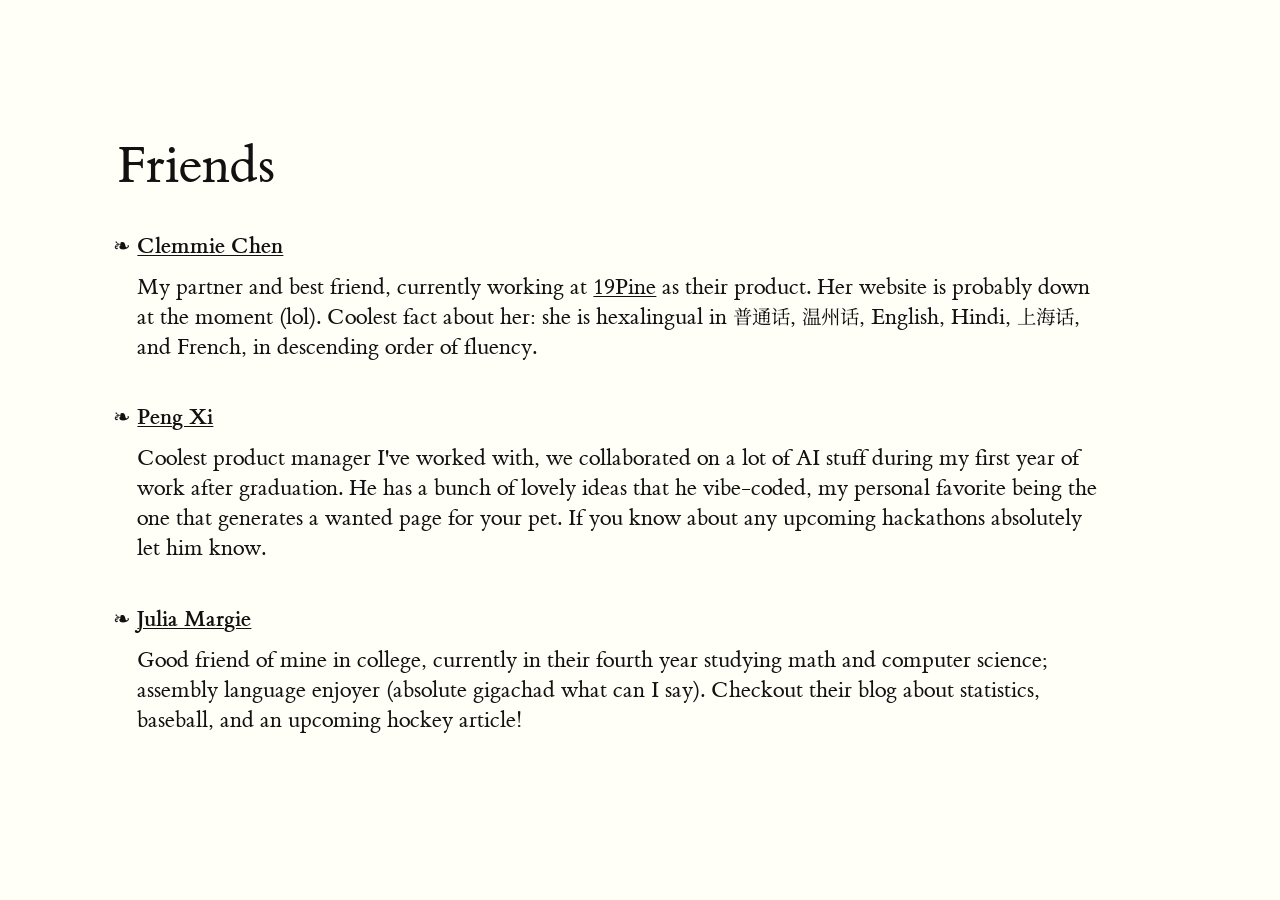
<file: friends/index.html>
<!DOCTYPE html>
<html>
    <head>
        <title>Jichao Yang - Friends</title>
        <link rel="stylesheet" href="../css/tufte/tufte.css">
        <link rel="stylesheet" href="../css/site.css">
        <style>
            body {
                width: 78%;
                max-width: 1000px;
                margin-left: 8%;
                margin-right: auto;
                padding: 0;
            }
            article {
                padding: 5rem 1rem;
            }
            article h1 {
                margin-bottom: 2.5rem;
            }
            nav ul {
                width: 100%;
                -webkit-padding-start: 1.5em;
                padding-left: 1.5em;
            }
            nav ul li {
                width: auto;
                margin-bottom: 1.8em;
                line-height: 1.7;
            }
            nav ul li .friend-name {
                font-weight: bold;
            }
            nav ul li p {
                width: auto;
                margin: 0.4em 0 0 0;
            }
        </style>
    </head>
    <body>
        <article>
            <h1>Friends</h1>
            <nav>
                <ul style="padding: 0 0 0 20px; list-style-type: '❧ '">
                    <li>
                        <a class="friend-name" href="https://clemmiechen.cc" target="_blank">Clemmie Chen</a>
                        <p>My partner and best friend, currently working at <a href="https://19pine.ai" target="_blank">19Pine</a> as their product. Her website is probably down at the moment (lol). Coolest fact about her: she is hexalingual in 普通话, 温州话, English, Hindi, 上海话, and French, in descending order of fluency.</p>
                    </li>
                    <li>
                        <a class="friend-name" href="https://www.pengxi.online/" target="_blank">Peng Xi</a>
                        <p>Coolest product manager I've worked with, we collaborated on a lot of AI stuff during my first year of work after graduation. He has a bunch of lovely ideas that he vibe-coded, my personal favorite being the one that generates a wanted page for your pet. If you know about any upcoming hackathons absolutely let him know.</p>
                    </li>
                    <li>
                        <a class="friend-name" href="https://jmargie.github.io/" target="_blank">Julia Margie</a>
                        <p>Good friend of mine in college, currently in their fourth year studying math and computer science; assembly language enjoyer (absolute gigachad what can I say). Checkout their blog about statistics, baseball, and an upcoming hockey article!</p>
                    </li>
                </ul>
            </nav>
        </article>
    </body>
</html>
</file>
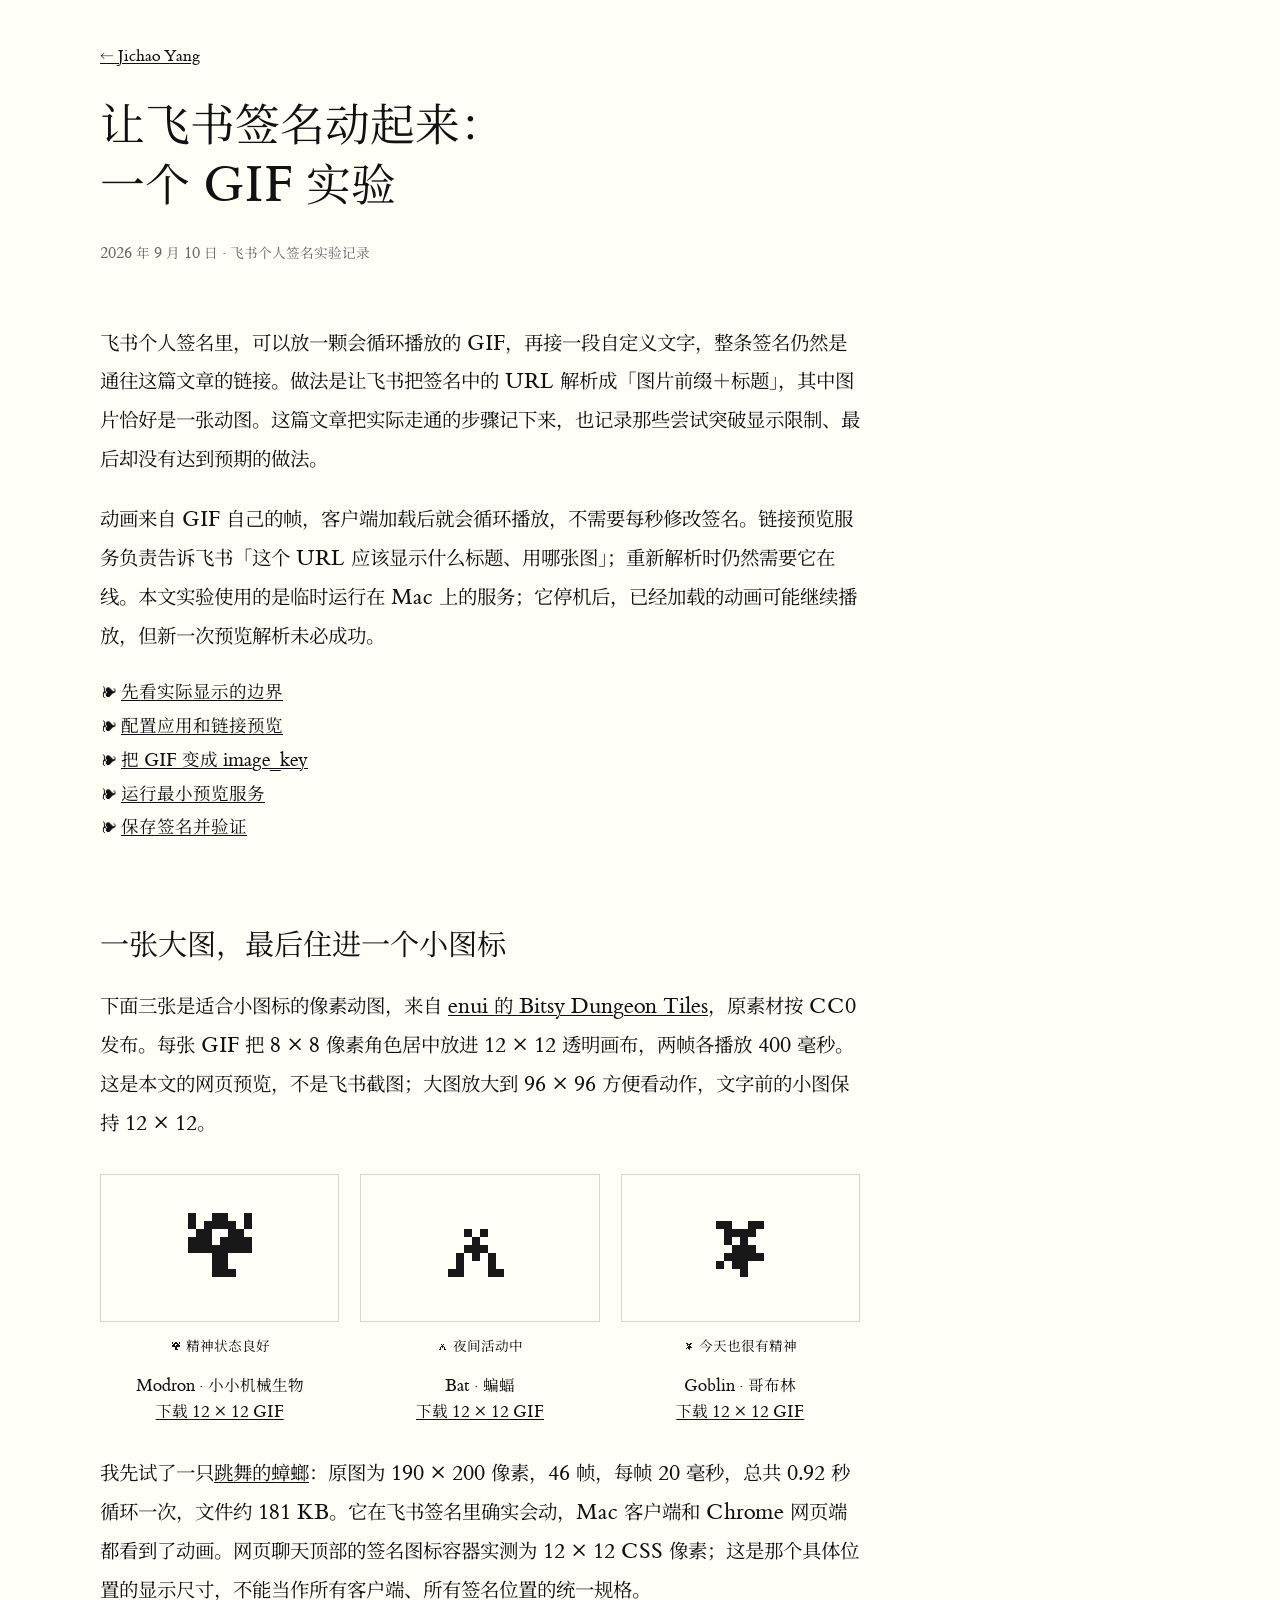
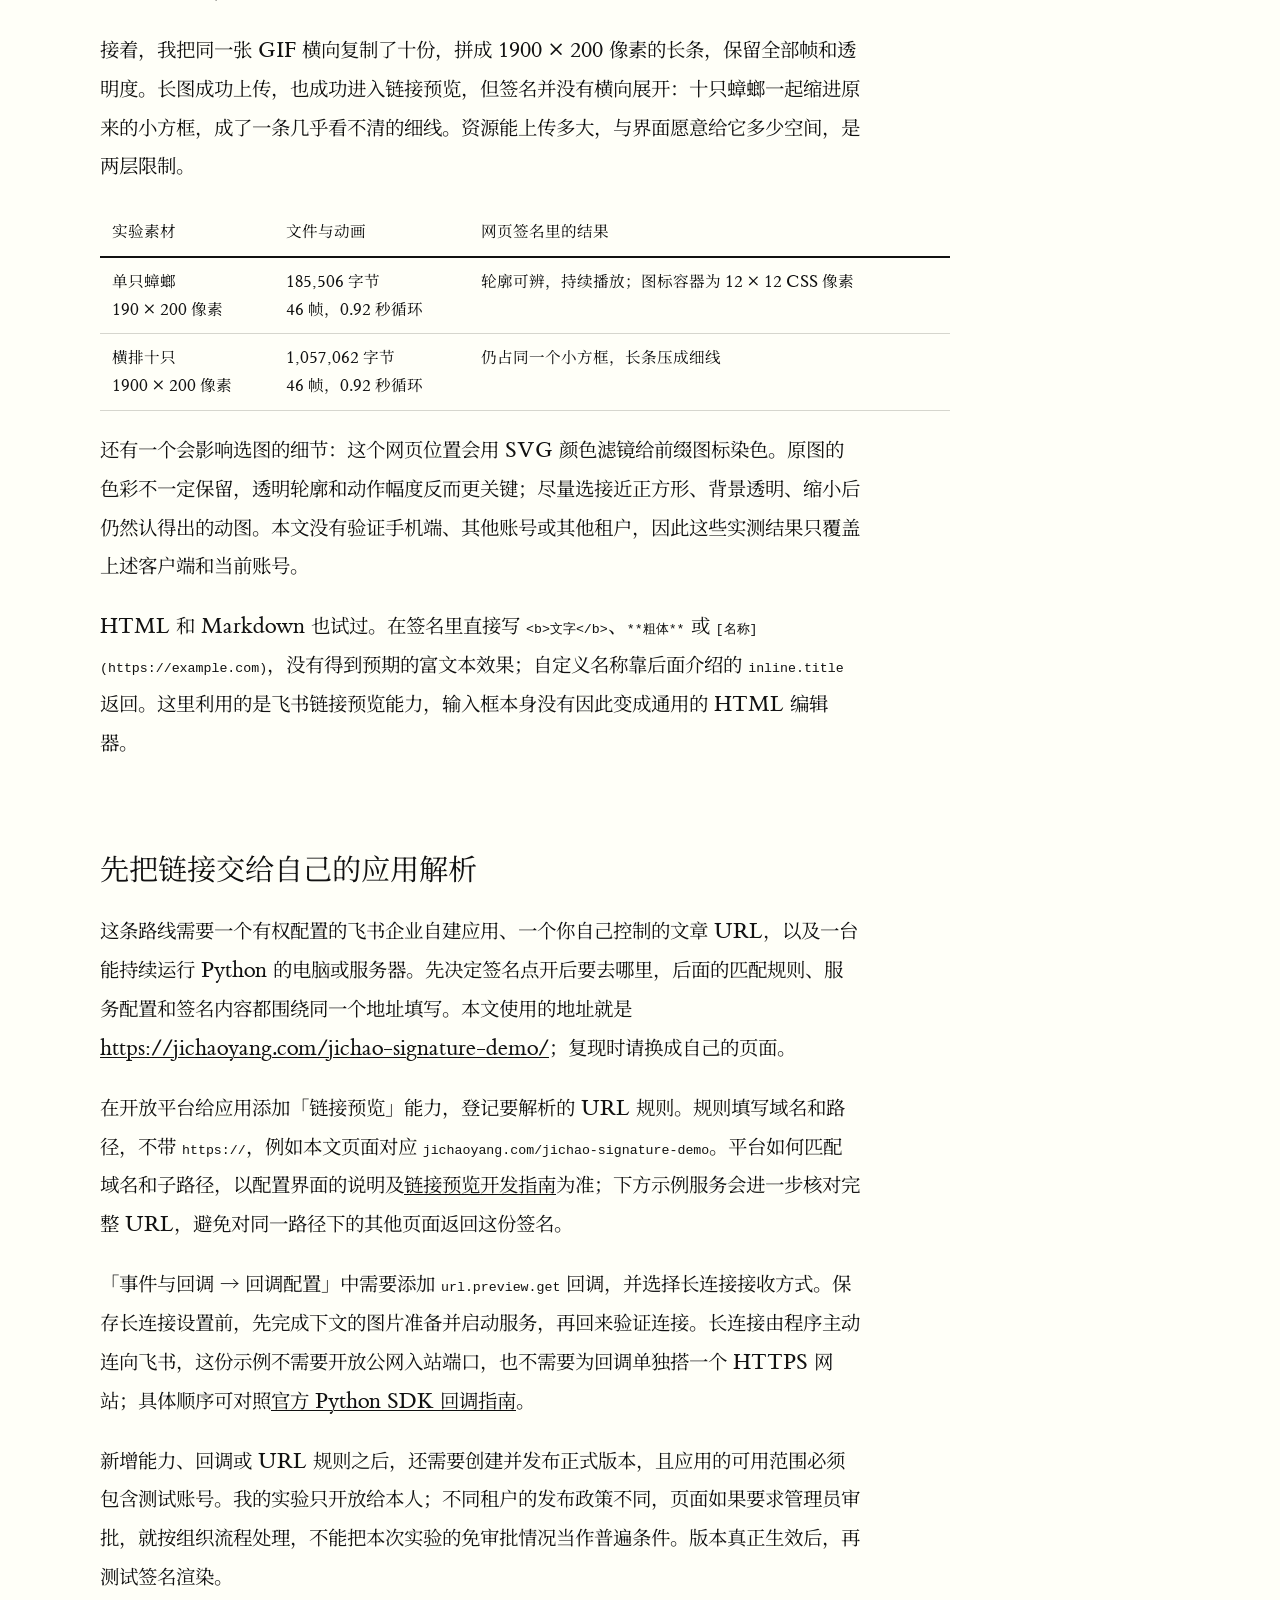
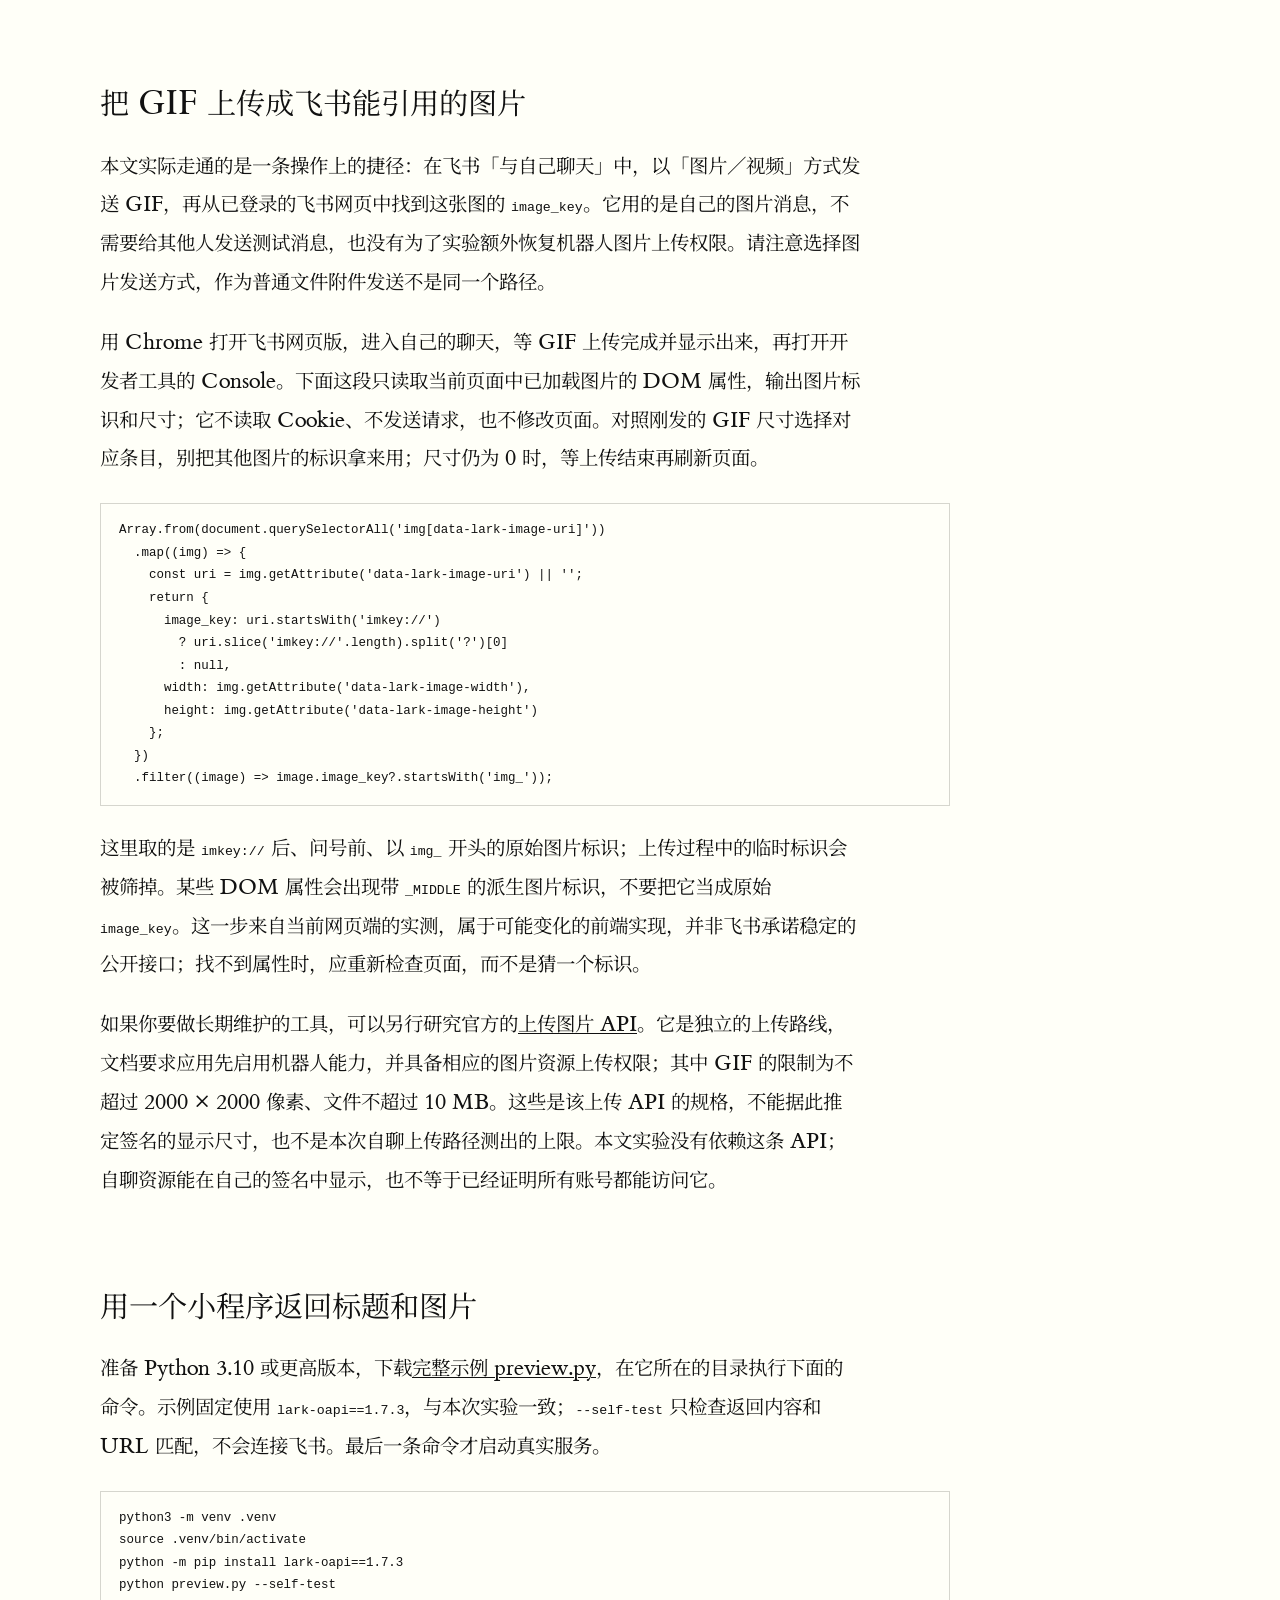
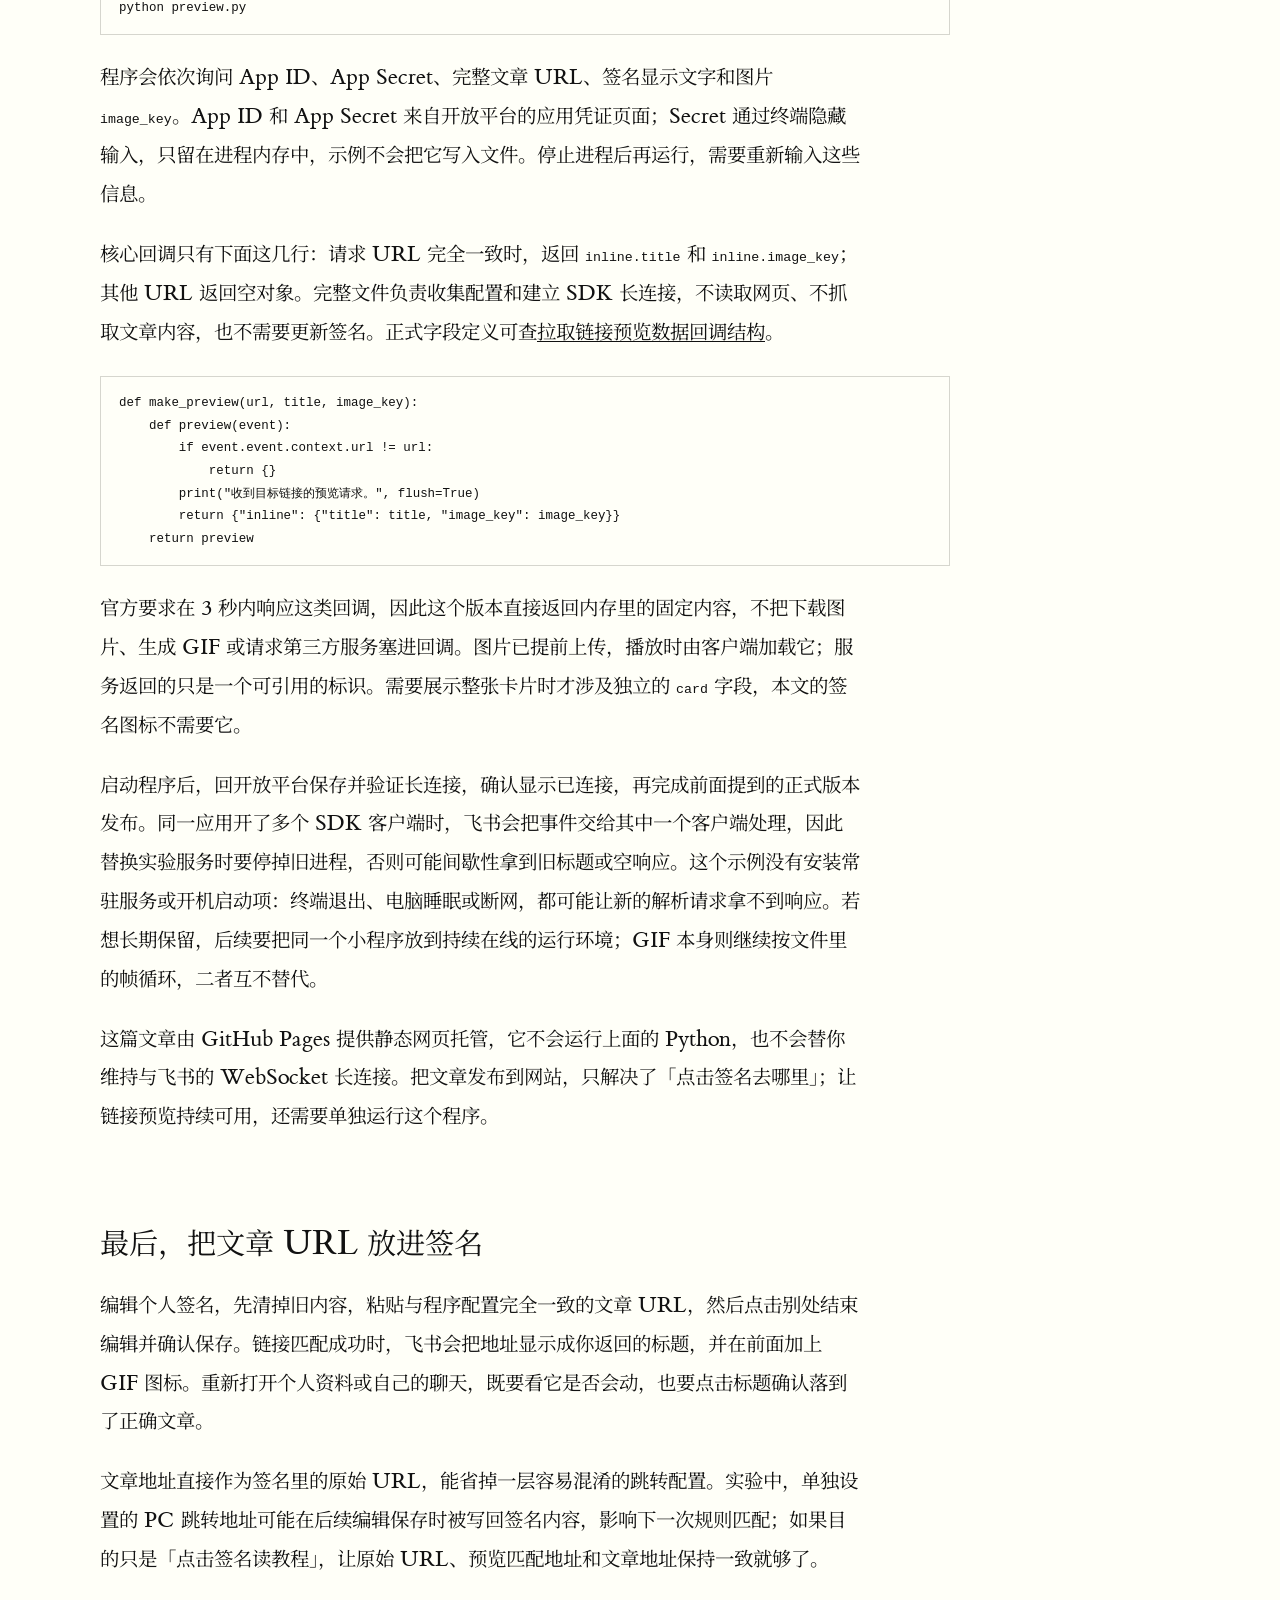
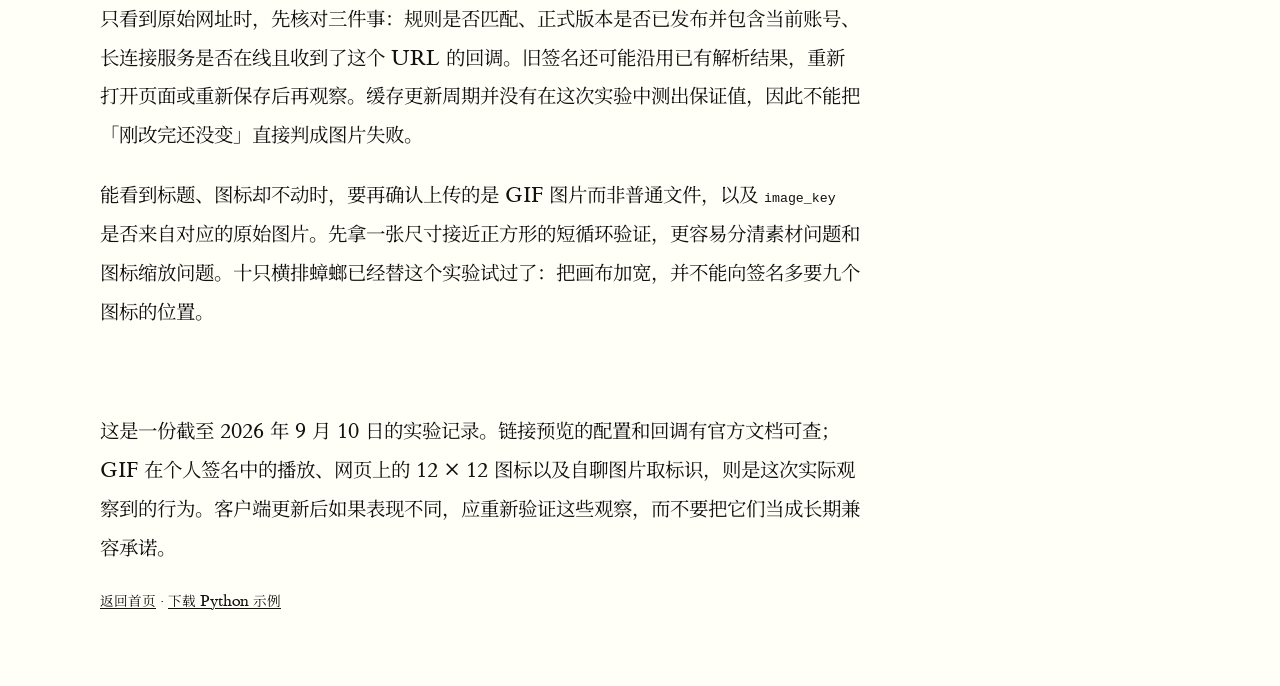
<file: jichao-signature-demo/index.html>
<!DOCTYPE html>
<html lang="zh-CN">
<head>
    <meta charset="UTF-8">
    <meta name="viewport" content="width=device-width, initial-scale=1.0">
    <meta name="description" content="用飞书链接预览的 GIF 前缀图标，让个人签名动起来。附可运行的 Python 示例、配置步骤，以及正方形和长条 GIF 的实测边界。">
    <title>让飞书签名动起来：一个 GIF 实验 — Jichao Yang</title>
    <link rel="canonical" href="https://jichaoyang.com/jichao-signature-demo/">
    <link rel="stylesheet" href="../css/tufte/tufte.css">
    <link rel="stylesheet" href="../css/site.css">
    <link rel="stylesheet" href="recipe.css">
</head>
<body class="signature-recipe">
<article>
    <nav class="article-nav" aria-label="返回首页"><a href="../">← Jichao Yang</a></nav>
    <h1>让飞书签名动起来：<br>一个 GIF 实验</h1>
    <p class="meta">2026 年 9 月 10 日 · 飞书个人签名实验记录</p>

    <section id="idea">
        <p>飞书个人签名里，可以放一颗会循环播放的 GIF，再接一段自定义文字，整条签名仍然是通往这篇文章的链接。做法是让飞书把签名中的 URL 解析成「图片前缀＋标题」，其中图片恰好是一张动图。这篇文章把实际走通的步骤记下来，也记录那些尝试突破显示限制、最后却没有达到预期的做法。</p>
        <p>动画来自 GIF 自己的帧，客户端加载后就会循环播放，不需要每秒修改签名。链接预览服务负责告诉飞书「这个 URL 应该显示什么标题、用哪张图」；重新解析时仍然需要它在线。本文实验使用的是临时运行在 Mac 上的服务；它停机后，已经加载的动画可能继续播放，但新一次预览解析未必成功。</p>
        <nav class="article-nav" aria-label="文章目录">
            <ul>
                <li><a href="#limits">先看实际显示的边界</a></li>
                <li><a href="#app">配置应用和链接预览</a></li>
                <li><a href="#image">把 GIF 变成 image_key</a></li>
                <li><a href="#service">运行最小预览服务</a></li>
                <li><a href="#signature">保存签名并验证</a></li>
            </ul>
        </nav>
    </section>

    <section id="limits">
        <h2>一张大图，最后住进一个小图标</h2>
        <!-- selected-signature-slot: parent will identify the final chosen signature here. -->
        <p>下面三张是适合小图标的像素动图，来自 <a href="https://enui.itch.io/bitsy-dungeon-tiles">enui 的 Bitsy Dungeon Tiles</a>，原素材按 CC0 发布。每张 GIF 把 8 × 8 像素角色居中放进 12 × 12 透明画布，两帧各播放 400 毫秒。这是本文的网页预览，不是飞书截图；大图放大到 96 × 96 方便看动作，文字前的小图保持 12 × 12。</p>
        <div class="pixel-gallery" aria-label="三个可下载的像素动图">
            <figure class="pixel-option">
                <div class="pixel-stage"><img class="pixel-ink" src="assets/enui-modron-12.gif" width="96" height="96" alt="Modron 两帧像素动画的放大预览"></div>
                <div class="signature-size"><img class="pixel-ink" src="assets/enui-modron-12.gif" width="12" height="12" alt=""> 精神状态良好</div>
                <figcaption>Modron · 小小机械生物<br><a href="assets/enui-modron-12.gif" download>下载 12 × 12 GIF</a></figcaption>
            </figure>
            <figure class="pixel-option">
                <div class="pixel-stage"><img class="pixel-ink" src="assets/enui-bat-12.gif" width="96" height="96" alt="蝙蝠两帧像素动画的放大预览"></div>
                <div class="signature-size"><img class="pixel-ink" src="assets/enui-bat-12.gif" width="12" height="12" alt=""> 夜间活动中</div>
                <figcaption>Bat · 蝙蝠<br><a href="assets/enui-bat-12.gif" download>下载 12 × 12 GIF</a></figcaption>
            </figure>
            <figure class="pixel-option">
                <div class="pixel-stage"><img class="pixel-ink" src="assets/enui-goblin-12.gif" width="96" height="96" alt="哥布林两帧像素动画的放大预览"></div>
                <div class="signature-size"><img class="pixel-ink" src="assets/enui-goblin-12.gif" width="12" height="12" alt=""> 今天也很有精神</div>
                <figcaption>Goblin · 哥布林<br><a href="assets/enui-goblin-12.gif" download>下载 12 × 12 GIF</a></figcaption>
            </figure>
        </div>
        <p>我先试了一只<a href="https://tenor.com/view/dancing-cockroach-meme-roach-spinning-gif-15776567">跳舞的蟑螂</a>：原图为 190 × 200 像素，46 帧，每帧 20 毫秒，总共 0.92 秒循环一次，文件约 181 KB。它在飞书签名里确实会动，Mac 客户端和 Chrome 网页端都看到了动画。网页聊天顶部的签名图标容器实测为 12 × 12 CSS 像素；这是那个具体位置的显示尺寸，不能当作所有客户端、所有签名位置的统一规格。</p>
        <p>接着，我把同一张 GIF 横向复制了十份，拼成 1900 × 200 像素的长条，保留全部帧和透明度。长图成功上传，也成功进入链接预览，但签名并没有横向展开：十只蟑螂一起缩进原来的小方框，成了一条几乎看不清的细线。资源能上传多大，与界面愿意给它多少空间，是两层限制。</p>
        <div class="table-scroll">
            <table>
                <thead><tr><th scope="col">实验素材</th><th scope="col">文件与动画</th><th scope="col">网页签名里的结果</th></tr></thead>
                <tbody>
                    <tr><td>单只蟑螂<br>190 × 200 像素</td><td>185,506 字节<br>46 帧，0.92 秒循环</td><td>轮廓可辨，持续播放；图标容器为 12 × 12 CSS 像素</td></tr>
                    <tr><td>横排十只<br>1900 × 200 像素</td><td>1,057,062 字节<br>46 帧，0.92 秒循环</td><td>仍占同一个小方框，长条压成细线</td></tr>
                </tbody>
            </table>
        </div>
        <p>还有一个会影响选图的细节：这个网页位置会用 SVG 颜色滤镜给前缀图标染色。原图的色彩不一定保留，透明轮廓和动作幅度反而更关键；尽量选接近正方形、背景透明、缩小后仍然认得出的动图。本文没有验证手机端、其他账号或其他租户，因此这些实测结果只覆盖上述客户端和当前账号。</p>
        <p>HTML 和 Markdown 也试过。在签名里直接写 <code>&lt;b&gt;文字&lt;/b&gt;</code>、<code>**粗体**</code> 或 <code>[名称](https://example.com)</code>，没有得到预期的富文本效果；自定义名称靠后面介绍的 <code>inline.title</code> 返回。这里利用的是飞书链接预览能力，输入框本身没有因此变成通用的 HTML 编辑器。</p>
    </section>

    <section id="app">
        <h2>先把链接交给自己的应用解析</h2>
        <p>这条路线需要一个有权配置的飞书企业自建应用、一个你自己控制的文章 URL，以及一台能持续运行 Python 的电脑或服务器。先决定签名点开后要去哪里，后面的匹配规则、服务配置和签名内容都围绕同一个地址填写。本文使用的地址就是 <a href="https://jichaoyang.com/jichao-signature-demo/">https://jichaoyang.com/jichao-signature-demo/</a>；复现时请换成自己的页面。</p>
        <p>在开放平台给应用添加「链接预览」能力，登记要解析的 URL 规则。规则填写域名和路径，不带 <code>https://</code>，例如本文页面对应 <code>jichaoyang.com/jichao-signature-demo</code>。平台如何匹配域名和子路径，以配置界面的说明及<a href="https://open.feishu.cn/document/development-link-preview/link-preview-development-guide">链接预览开发指南</a>为准；下方示例服务会进一步核对完整 URL，避免对同一路径下的其他页面返回这份签名。</p>
        <p>「事件与回调 → 回调配置」中需要添加 <code>url.preview.get</code> 回调，并选择长连接接收方式。保存长连接设置前，先完成下文的图片准备并启动服务，再回来验证连接。长连接由程序主动连向飞书，这份示例不需要开放公网入站端口，也不需要为回调单独搭一个 HTTPS 网站；具体顺序可对照<a href="https://open.feishu.cn/document/uAjLw4CM/ukTMukTMukTM/server-side-sdk/python--sdk/handle-callbacks">官方 Python SDK 回调指南</a>。</p>
        <p>新增能力、回调或 URL 规则之后，还需要创建并发布正式版本，且应用的可用范围必须包含测试账号。我的实验只开放给本人；不同租户的发布政策不同，页面如果要求管理员审批，就按组织流程处理，不能把本次实验的免审批情况当作普遍条件。版本真正生效后，再测试签名渲染。</p>
    </section>

    <section id="image">
        <h2>把 GIF 上传成飞书能引用的图片</h2>
        <p>本文实际走通的是一条操作上的捷径：在飞书「与自己聊天」中，以「图片／视频」方式发送 GIF，再从已登录的飞书网页中找到这张图的 <code>image_key</code>。它用的是自己的图片消息，不需要给其他人发送测试消息，也没有为了实验额外恢复机器人图片上传权限。请注意选择图片发送方式，作为普通文件附件发送不是同一个路径。</p>
        <p>用 Chrome 打开飞书网页版，进入自己的聊天，等 GIF 上传完成并显示出来，再打开开发者工具的 Console。下面这段只读取当前页面中已加载图片的 DOM 属性，输出图片标识和尺寸；它不读取 Cookie、不发送请求，也不修改页面。对照刚发的 GIF 尺寸选择对应条目，别把其他图片的标识拿来用；尺寸仍为 0 时，等上传结束再刷新页面。</p>
        <pre><code>Array.from(document.querySelectorAll('img[data-lark-image-uri]'))
  .map((img) =&gt; {
    const uri = img.getAttribute('data-lark-image-uri') || '';
    return {
      image_key: uri.startsWith('imkey://')
        ? uri.slice('imkey://'.length).split('?')[0]
        : null,
      width: img.getAttribute('data-lark-image-width'),
      height: img.getAttribute('data-lark-image-height')
    };
  })
  .filter((image) =&gt; image.image_key?.startsWith('img_'));</code></pre>
        <p>这里取的是 <code>imkey://</code> 后、问号前、以 <code>img_</code> 开头的原始图片标识；上传过程中的临时标识会被筛掉。某些 DOM 属性会出现带 <code>_MIDDLE</code> 的派生图片标识，不要把它当成原始 <code>image_key</code>。这一步来自当前网页端的实测，属于可能变化的前端实现，并非飞书承诺稳定的公开接口；找不到属性时，应重新检查页面，而不是猜一个标识。</p>
        <p>如果你要做长期维护的工具，可以另行研究官方的<a href="https://open.feishu.cn/document/uAjLw4CM/ukTMukTMukTM/reference/im-v1/image/create">上传图片 API</a>。它是独立的上传路线，文档要求应用先启用机器人能力，并具备相应的图片资源上传权限；其中 GIF 的限制为不超过 2000 × 2000 像素、文件不超过 10 MB。这些是该上传 API 的规格，不能据此推定签名的显示尺寸，也不是本次自聊上传路径测出的上限。本文实验没有依赖这条 API；自聊资源能在自己的签名中显示，也不等于已经证明所有账号都能访问它。</p>
    </section>

    <section id="service">
        <h2>用一个小程序返回标题和图片</h2>
        <p>准备 Python 3.10 或更高版本，下载<a href="preview.py" download>完整示例 preview.py</a>，在它所在的目录执行下面的命令。示例固定使用 <code>lark-oapi==1.7.3</code>，与本次实验一致；<code>--self-test</code> 只检查返回内容和 URL 匹配，不会连接飞书。最后一条命令才启动真实服务。</p>
        <pre><code>python3 -m venv .venv
source .venv/bin/activate
python -m pip install lark-oapi==1.7.3
python preview.py --self-test
python preview.py</code></pre>
        <p>程序会依次询问 App ID、App Secret、完整文章 URL、签名显示文字和图片 <code>image_key</code>。App ID 和 App Secret 来自开放平台的应用凭证页面；Secret 通过终端隐藏输入，只留在进程内存中，示例不会把它写入文件。停止进程后再运行，需要重新输入这些信息。</p>
        <p>核心回调只有下面这几行：请求 URL 完全一致时，返回 <code>inline.title</code> 和 <code>inline.image_key</code>；其他 URL 返回空对象。完整文件负责收集配置和建立 SDK 长连接，不读取网页、不抓取文章内容，也不需要更新签名。正式字段定义可查<a href="https://open.feishu.cn/document/uAjLw4CM/ukzMukzMukzM/development-link-preview/pull-link-preview-data-callback-structure">拉取链接预览数据回调结构</a>。</p>
        <pre><code>def make_preview(url, title, image_key):
    def preview(event):
        if event.event.context.url != url:
            return {}
        print("收到目标链接的预览请求。", flush=True)
        return {"inline": {"title": title, "image_key": image_key}}
    return preview</code></pre>
        <p>官方要求在 3 秒内响应这类回调，因此这个版本直接返回内存里的固定内容，不把下载图片、生成 GIF 或请求第三方服务塞进回调。图片已提前上传，播放时由客户端加载它；服务返回的只是一个可引用的标识。需要展示整张卡片时才涉及独立的 <code>card</code> 字段，本文的签名图标不需要它。</p>
        <p>启动程序后，回开放平台保存并验证长连接，确认显示已连接，再完成前面提到的正式版本发布。同一应用开了多个 SDK 客户端时，飞书会把事件交给其中一个客户端处理，因此替换实验服务时要停掉旧进程，否则可能间歇性拿到旧标题或空响应。这个示例没有安装常驻服务或开机启动项：终端退出、电脑睡眠或断网，都可能让新的解析请求拿不到响应。若想长期保留，后续要把同一个小程序放到持续在线的运行环境；GIF 本身则继续按文件里的帧循环，二者互不替代。</p>
        <p>这篇文章由 GitHub Pages 提供静态网页托管，它不会运行上面的 Python，也不会替你维持与飞书的 WebSocket 长连接。把文章发布到网站，只解决了「点击签名去哪里」；让链接预览持续可用，还需要单独运行这个程序。</p>
    </section>

    <section id="signature">
        <h2>最后，把文章 URL 放进签名</h2>
        <p>编辑个人签名，先清掉旧内容，粘贴与程序配置完全一致的文章 URL，然后点击别处结束编辑并确认保存。链接匹配成功时，飞书会把地址显示成你返回的标题，并在前面加上 GIF 图标。重新打开个人资料或自己的聊天，既要看它是否会动，也要点击标题确认落到了正确文章。</p>
        <p>文章地址直接作为签名里的原始 URL，能省掉一层容易混淆的跳转配置。实验中，单独设置的 PC 跳转地址可能在后续编辑保存时被写回签名内容，影响下一次规则匹配；如果目的只是「点击签名读教程」，让原始 URL、预览匹配地址和文章地址保持一致就够了。</p>
        <p>只看到原始网址时，先核对三件事：规则是否匹配、正式版本是否已发布并包含当前账号、长连接服务是否在线且收到了这个 URL 的回调。旧签名还可能沿用已有解析结果，重新打开页面或重新保存后再观察。缓存更新周期并没有在这次实验中测出保证值，因此不能把「刚改完还没变」直接判成图片失败。</p>
        <p>能看到标题、图标却不动时，要再确认上传的是 GIF 图片而非普通文件，以及 <code>image_key</code> 是否来自对应的原始图片。先拿一张尺寸接近正方形的短循环验证，更容易分清素材问题和图标缩放问题。十只横排蟑螂已经替这个实验试过了：把画布加宽，并不能向签名多要九个图标的位置。</p>
    </section>

    <footer class="reading-width">
        <p>这是一份截至 2026 年 9 月 10 日的实验记录。链接预览的配置和回调有官方文档可查；GIF 在个人签名中的播放、网页上的 12 × 12 图标以及自聊图片取标识，则是这次实际观察到的行为。客户端更新后如果表现不同，应重新验证这些观察，而不要把它们当成长期兼容承诺。</p>
        <nav class="article-nav"><a href="../">返回首页</a> · <a href="preview.py" download>下载 Python 示例</a></nav>
    </footer>
</article>
</body>
</html>
</file>
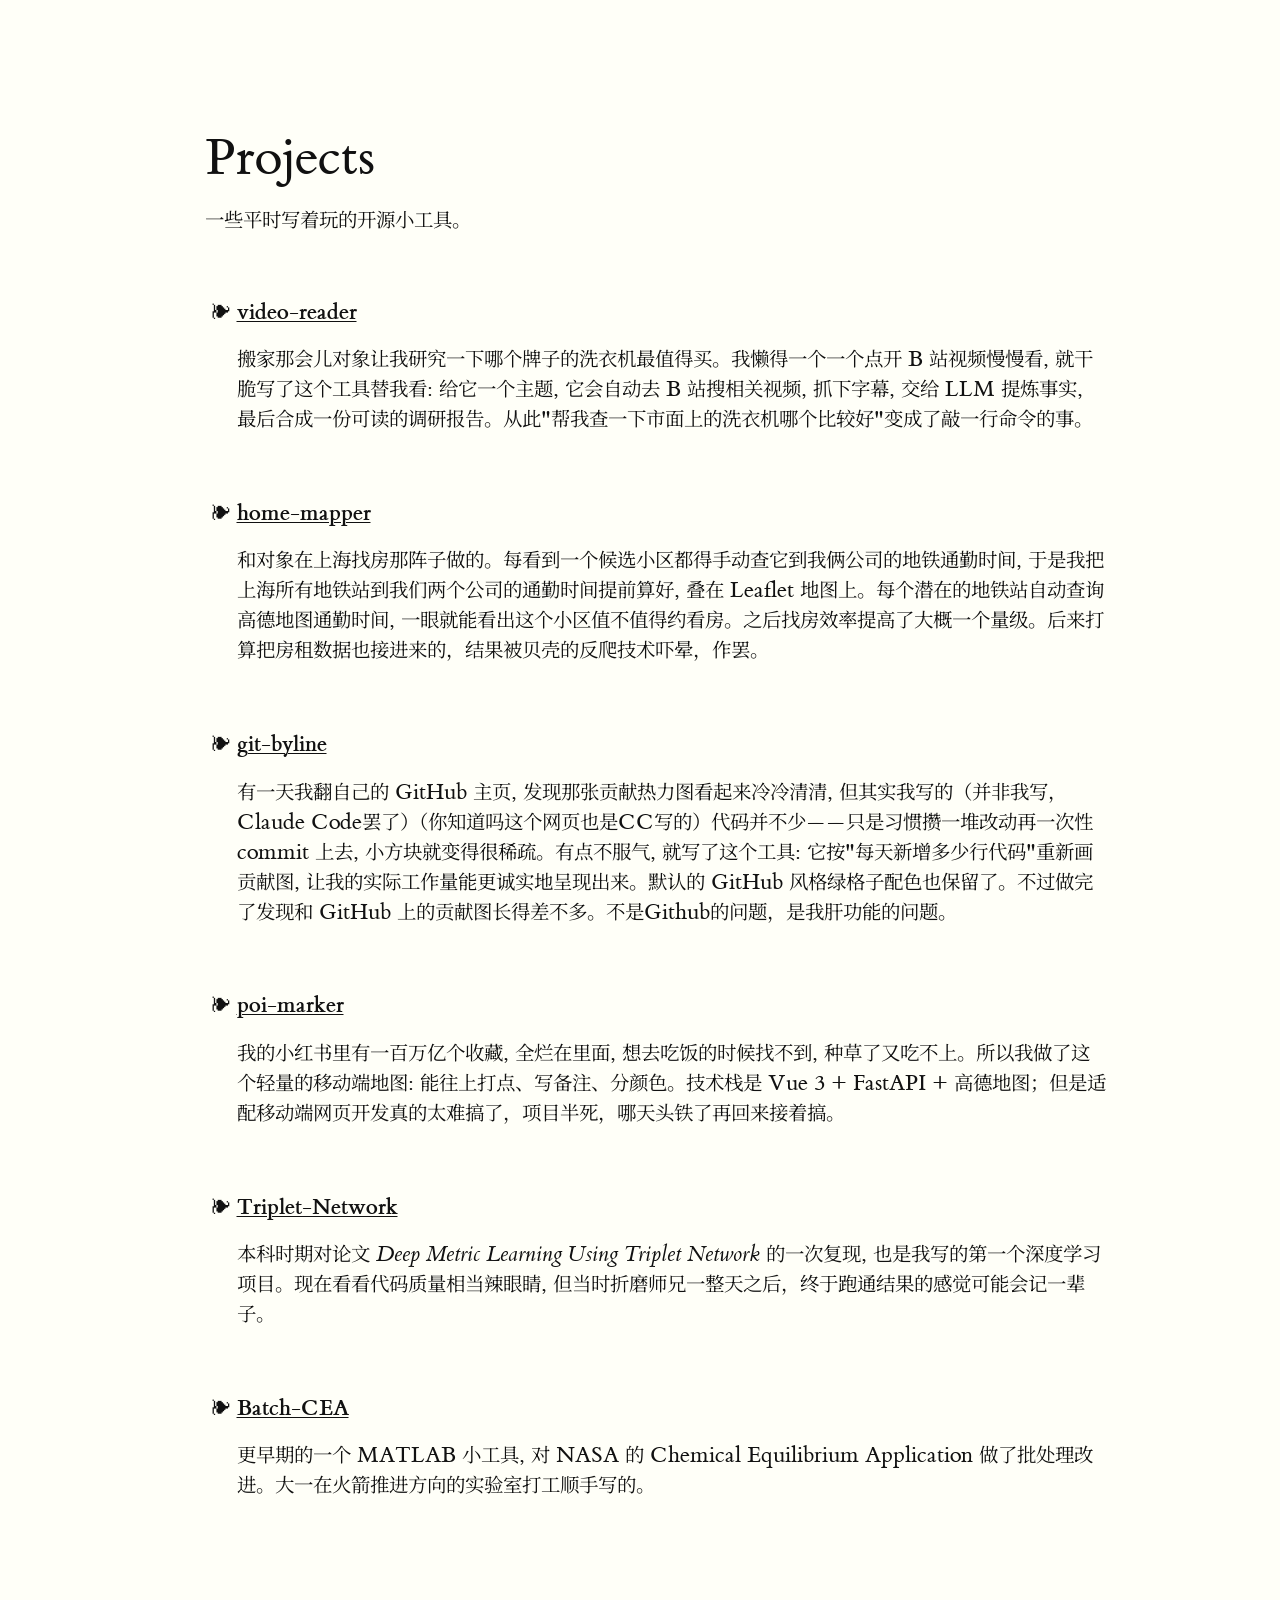
<file: projects/index.html>
<!DOCTYPE html>
<html lang="zh-CN">
    <head>
        <meta charset="UTF-8">
        <title>Jichao Yang - Projects</title>
        <link rel="stylesheet" href="../css/tufte/tufte.css">
        <link rel="stylesheet" href="../css/site.css">
        <style>
            /* 对称边距, 不留侧注栏 */
            body {
                width: 75%;
                max-width: 900px;
                margin: 0 auto;
                padding: 0;
            }
            article {
                padding: 5rem 1rem;
            }
            /* 让列表占满内容区, 条目之间有更舒适的呼吸感 */
            nav ul {
                width: 100%;
                -webkit-padding-start: 1.5em;
                padding-left: 1.5em;
            }
            nav ul li {
                width: auto;
                margin-bottom: 2.8em;
                line-height: 1.9;
            }
            nav ul li .project-name {
                font-weight: bold;
            }
            nav ul li p {
                width: auto;
                margin: 0.6em 0 0 0;
            }
        </style>
    </head>
    <body>
        <article>
            <h1>Projects</h1>
            <p>一些平时写着玩的开源小工具。</p>

            <section>
                <nav>
                    <ul style="list-style-type: '❧ '">

                        <li>
                            <a class="project-name" href="https://github.com/Jichao-Yang/video-reader" target="_blank">video-reader</a>
                            <p>
                                搬家那会儿对象让我研究一下哪个牌子的洗衣机最值得买。我懒得一个一个点开 B 站视频慢慢看, 就干脆写了这个工具替我看: 给它一个主题, 它会自动去 B 站搜相关视频, 抓下字幕, 交给 LLM 提炼事实, 最后合成一份可读的调研报告。从此"帮我查一下市面上的洗衣机哪个比较好"变成了敲一行命令的事。
                            </p>
                        </li>

                        <li>
                            <a class="project-name" href="https://github.com/Jichao-Yang/home-mapper" target="_blank">home-mapper</a>
                            <p>
                                和对象在上海找房那阵子做的。每看到一个候选小区都得手动查它到我俩公司的地铁通勤时间, 于是我把上海所有地铁站到我们两个公司的通勤时间提前算好, 叠在 Leaflet 地图上。每个潜在的地铁站自动查询高德地图通勤时间, 一眼就能看出这个小区值不值得约看房。之后找房效率提高了大概一个量级。后来打算把房租数据也接进来的，结果被贝壳的反爬技术吓晕，作罢。
                            </p>
                        </li>

                        <li>
                            <a class="project-name" href="https://github.com/Jichao-Yang/git-byline" target="_blank">git-byline</a>
                            <p>
                                有一天我翻自己的 GitHub 主页, 发现那张贡献热力图看起来冷冷清清, 但其实我写的（并非我写，Claude Code罢了）（你知道吗这个网页也是CC写的）代码并不少——只是习惯攒一堆改动再一次性 commit 上去, 小方块就变得很稀疏。有点不服气, 就写了这个工具: 它按"每天新增多少行代码"重新画贡献图, 让我的实际工作量能更诚实地呈现出来。默认的 GitHub 风格绿格子配色也保留了。不过做完了发现和 GitHub 上的贡献图长得差不多。不是Github的问题，是我肝功能的问题。
                            </p>
                        </li>

                        <li>
                            <a class="project-name" href="https://github.com/Jichao-Yang/poi-marker" target="_blank">poi-marker</a>
                            <p>
                                我的小红书里有一百万亿个收藏, 全烂在里面, 想去吃饭的时候找不到, 种草了又吃不上。所以我做了这个轻量的移动端地图: 能往上打点、写备注、分颜色。技术栈是 Vue 3 + FastAPI + 高德地图；但是适配移动端网页开发真的太难搞了，项目半死，哪天头铁了再回来接着搞。
                            </p>
                        </li>

                        <li>
                            <a class="project-name" href="https://github.com/Jichao-Yang/Triplet-Network" target="_blank">Triplet-Network</a>
                            <p>
                                本科时期对论文 <em>Deep Metric Learning Using Triplet Network</em> 的一次复现, 也是我写的第一个深度学习项目。现在看看代码质量相当辣眼睛, 但当时折磨师兄一整天之后，终于跑通结果的感觉可能会记一辈子。
                            </p>
                        </li>

                        <li>
                            <a class="project-name" href="https://github.com/Jichao-Yang/Batch-CEA" target="_blank">Batch-CEA</a>
                            <p>
                                更早期的一个 MATLAB 小工具, 对 NASA 的 Chemical Equilibrium Application 做了批处理改进。大一在火箭推进方向的实验室打工顺手写的。
                            </p>
                        </li>

                    </ul>
                </nav>
            </section>

        </article>
    </body>
</html>
</file>
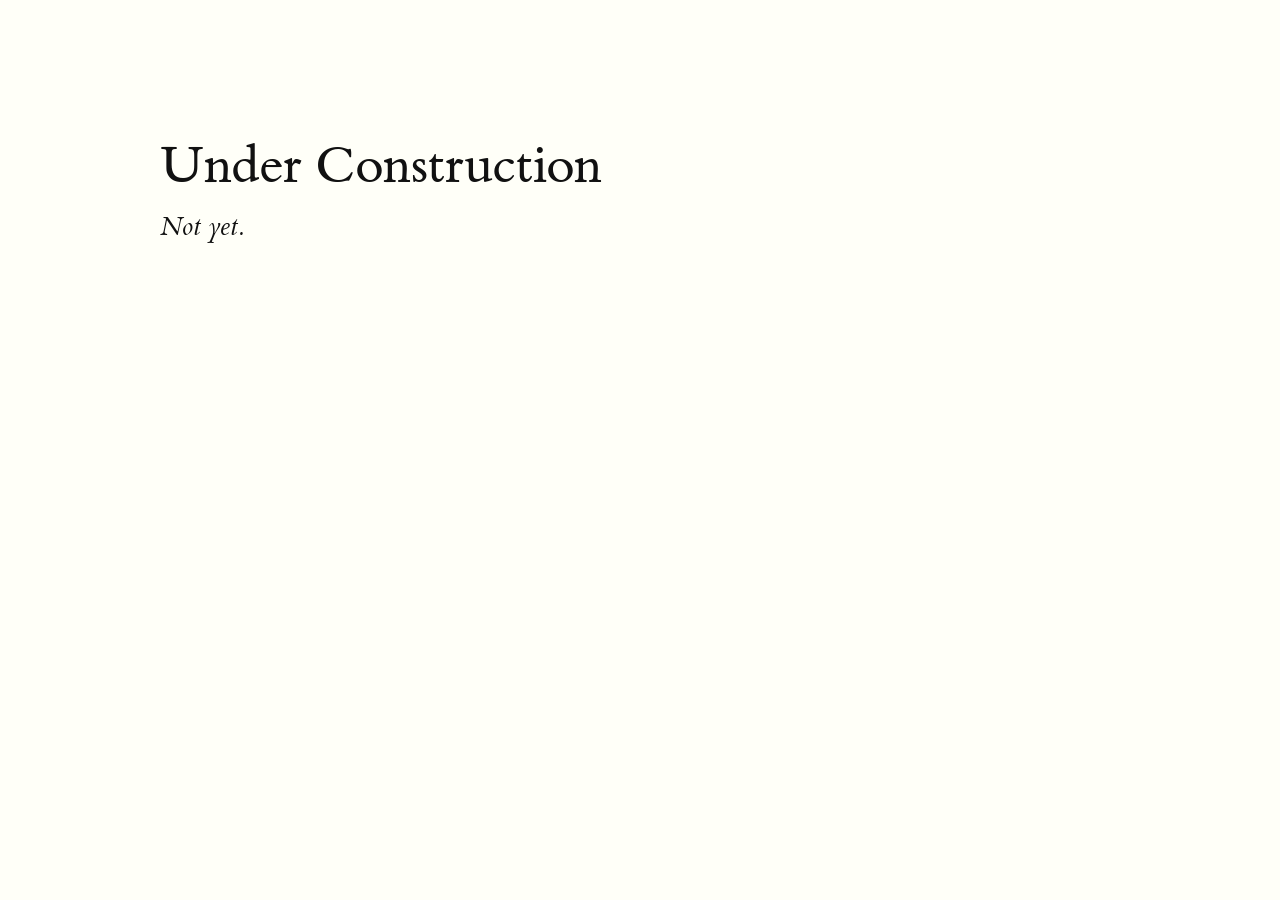
<file: under_construction/index.html>
<!DOCTYPE html>
<html>
    <head>
        <title>Jichao Yang - Page Under Construction</title>
        <link rel="stylesheet" href="../css/tufte/tufte.css">
        <link rel="stylesheet" href="../css/site.css">
    </head>
    <body>
        <article>
            <h1>Under Construction</h1>
            <p class="subtitle">Not yet.</p>
        </article>
    </body>
</html>
</file>
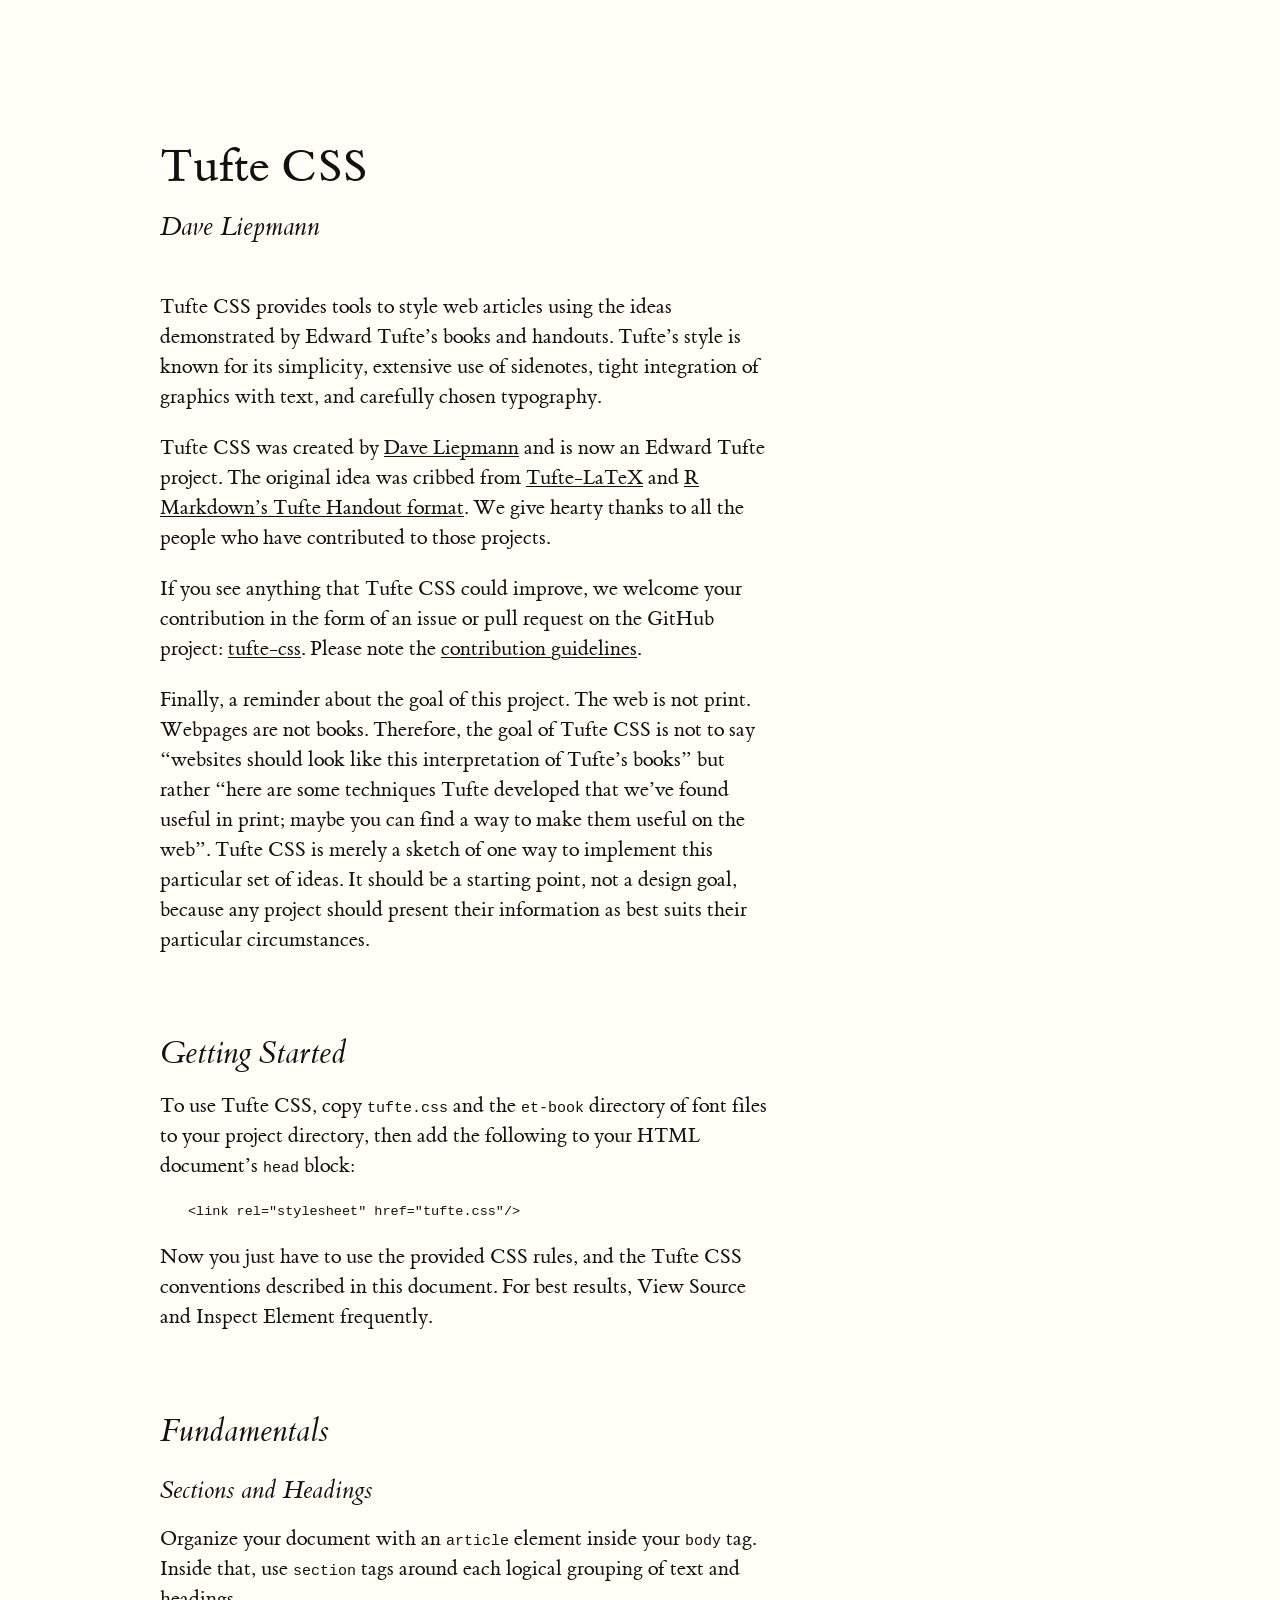
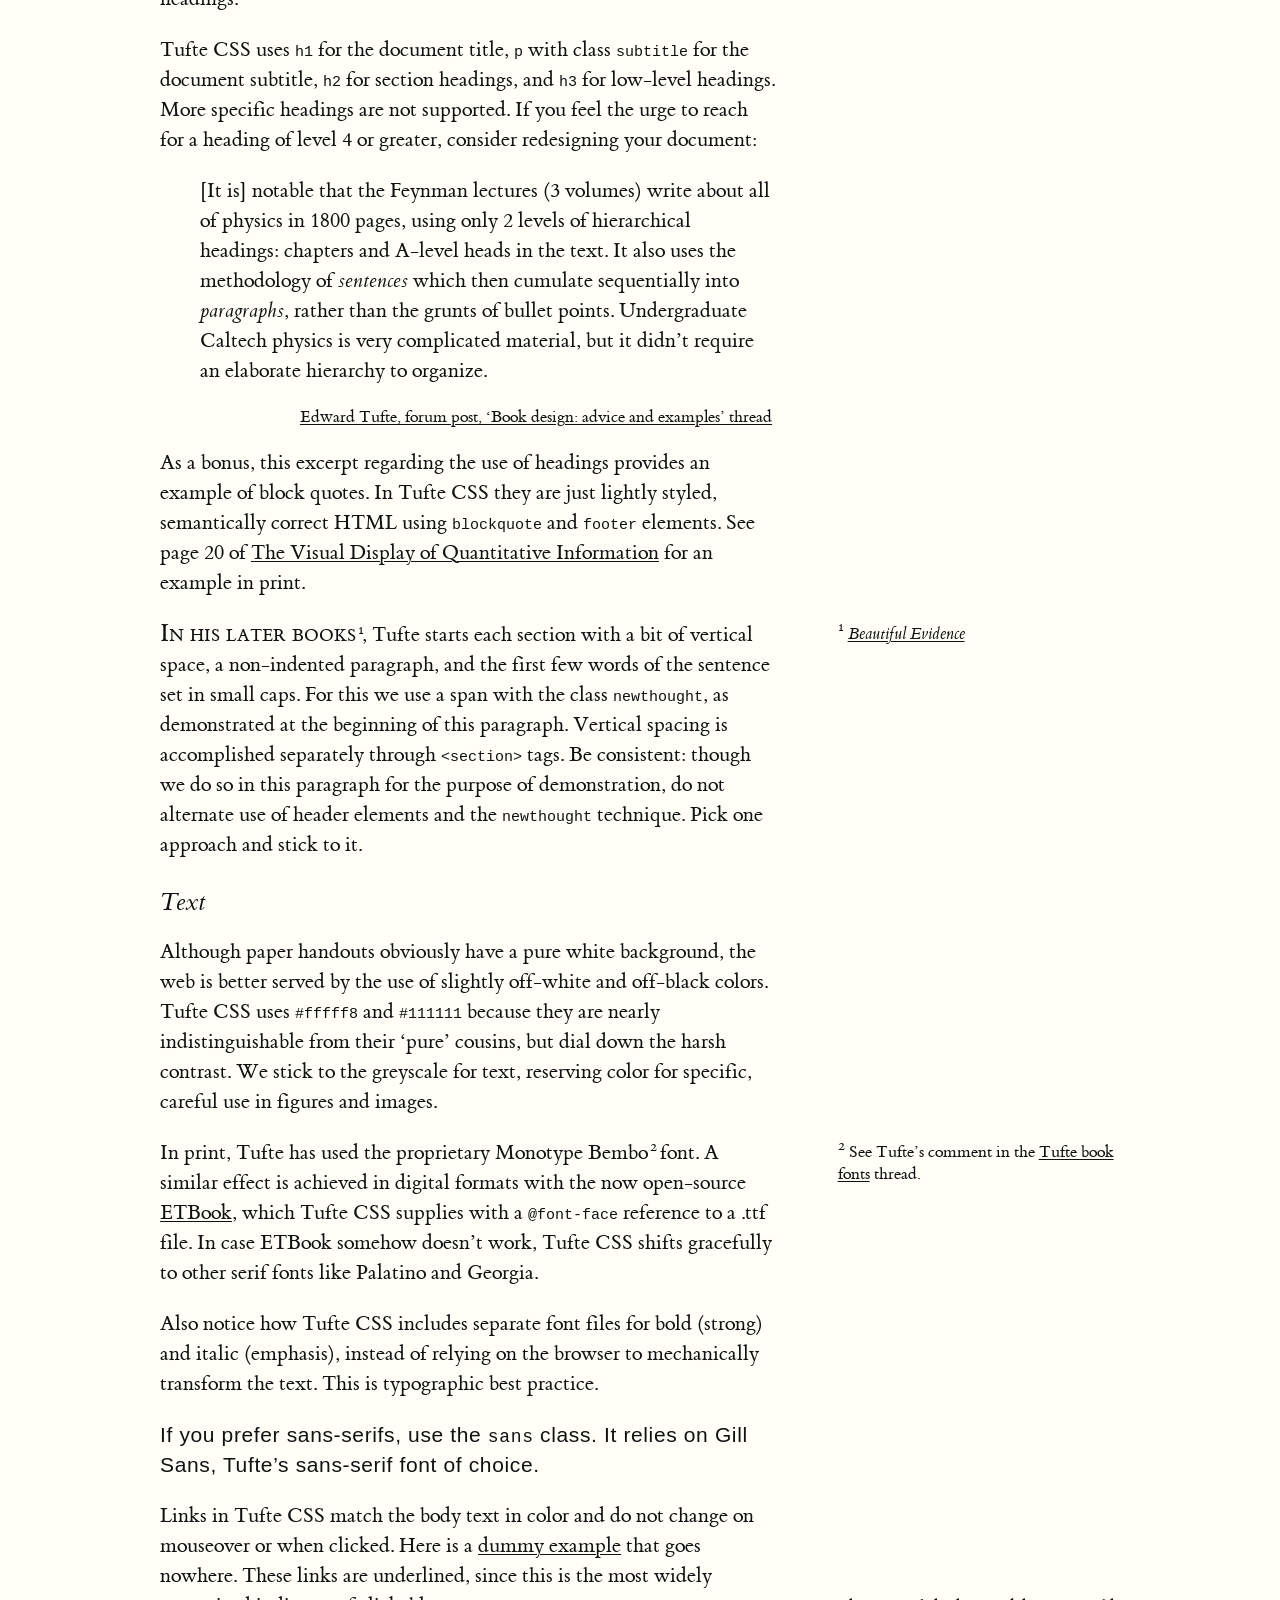
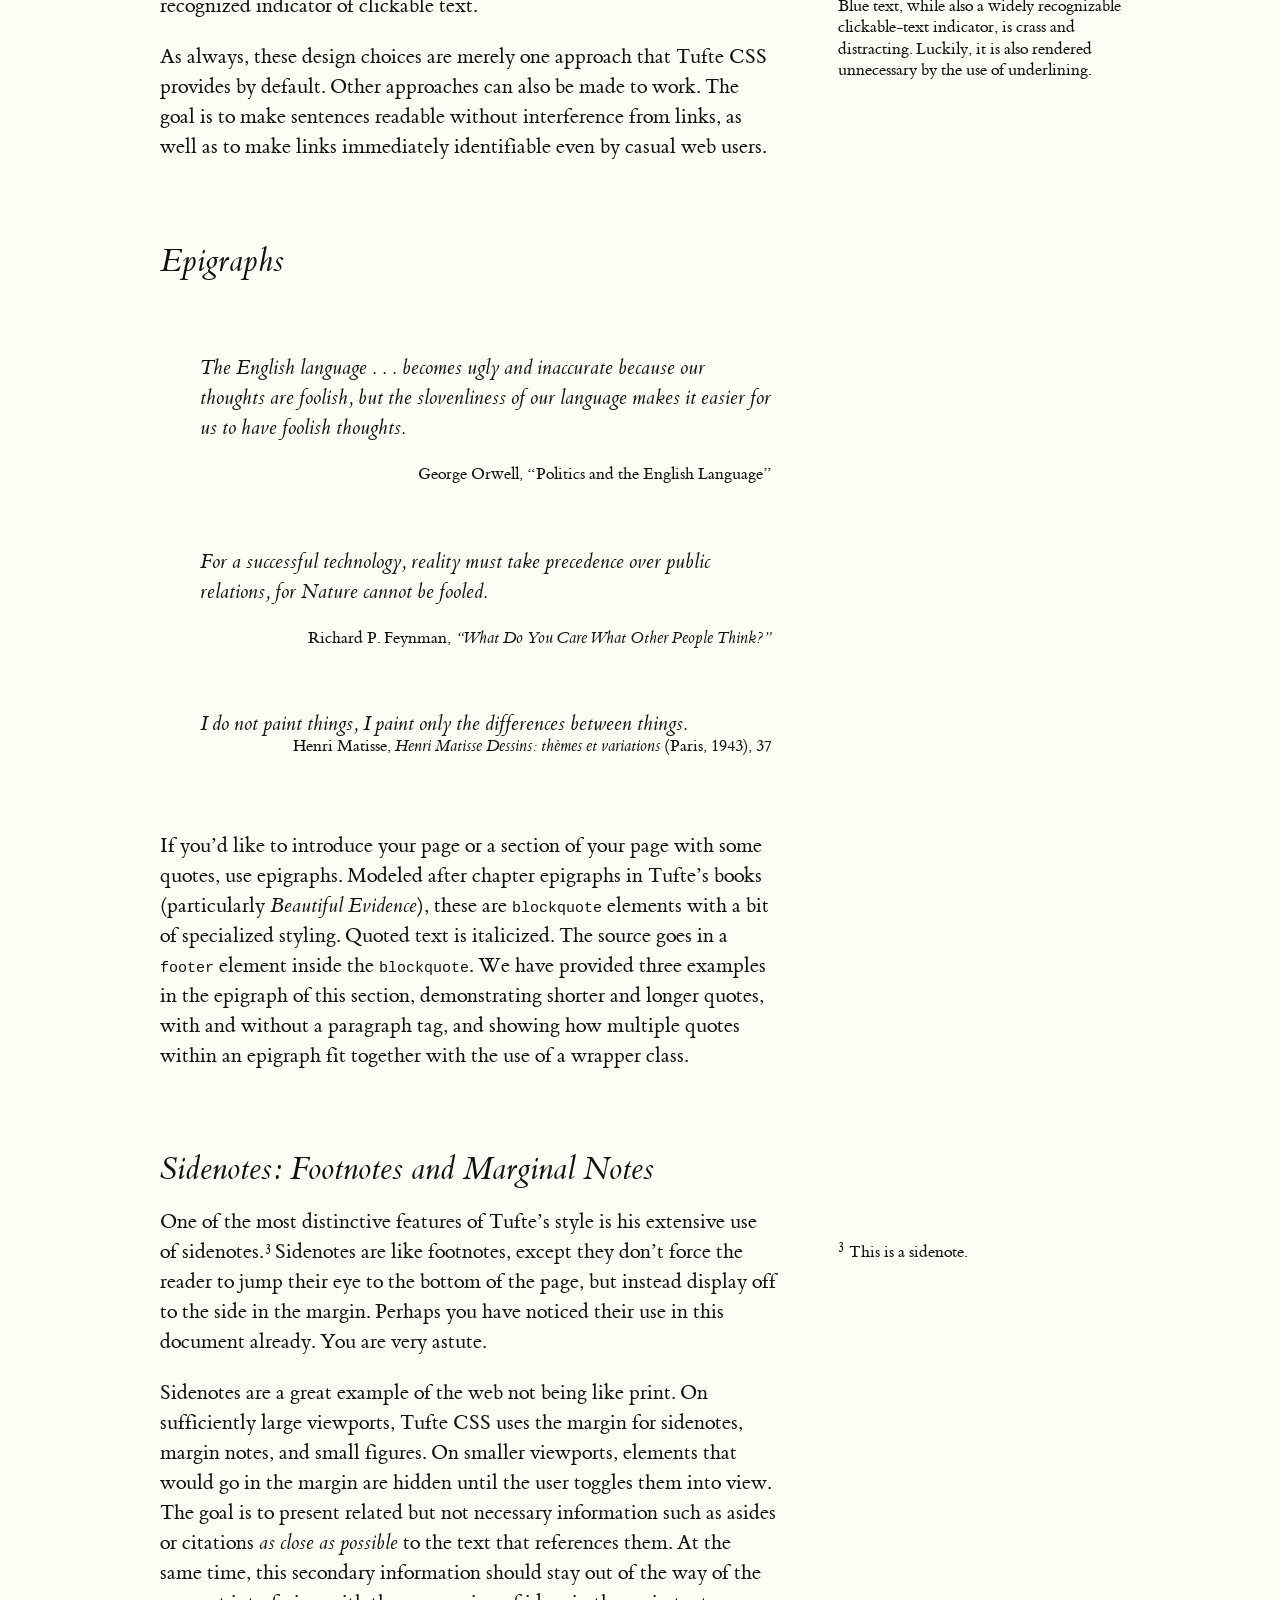
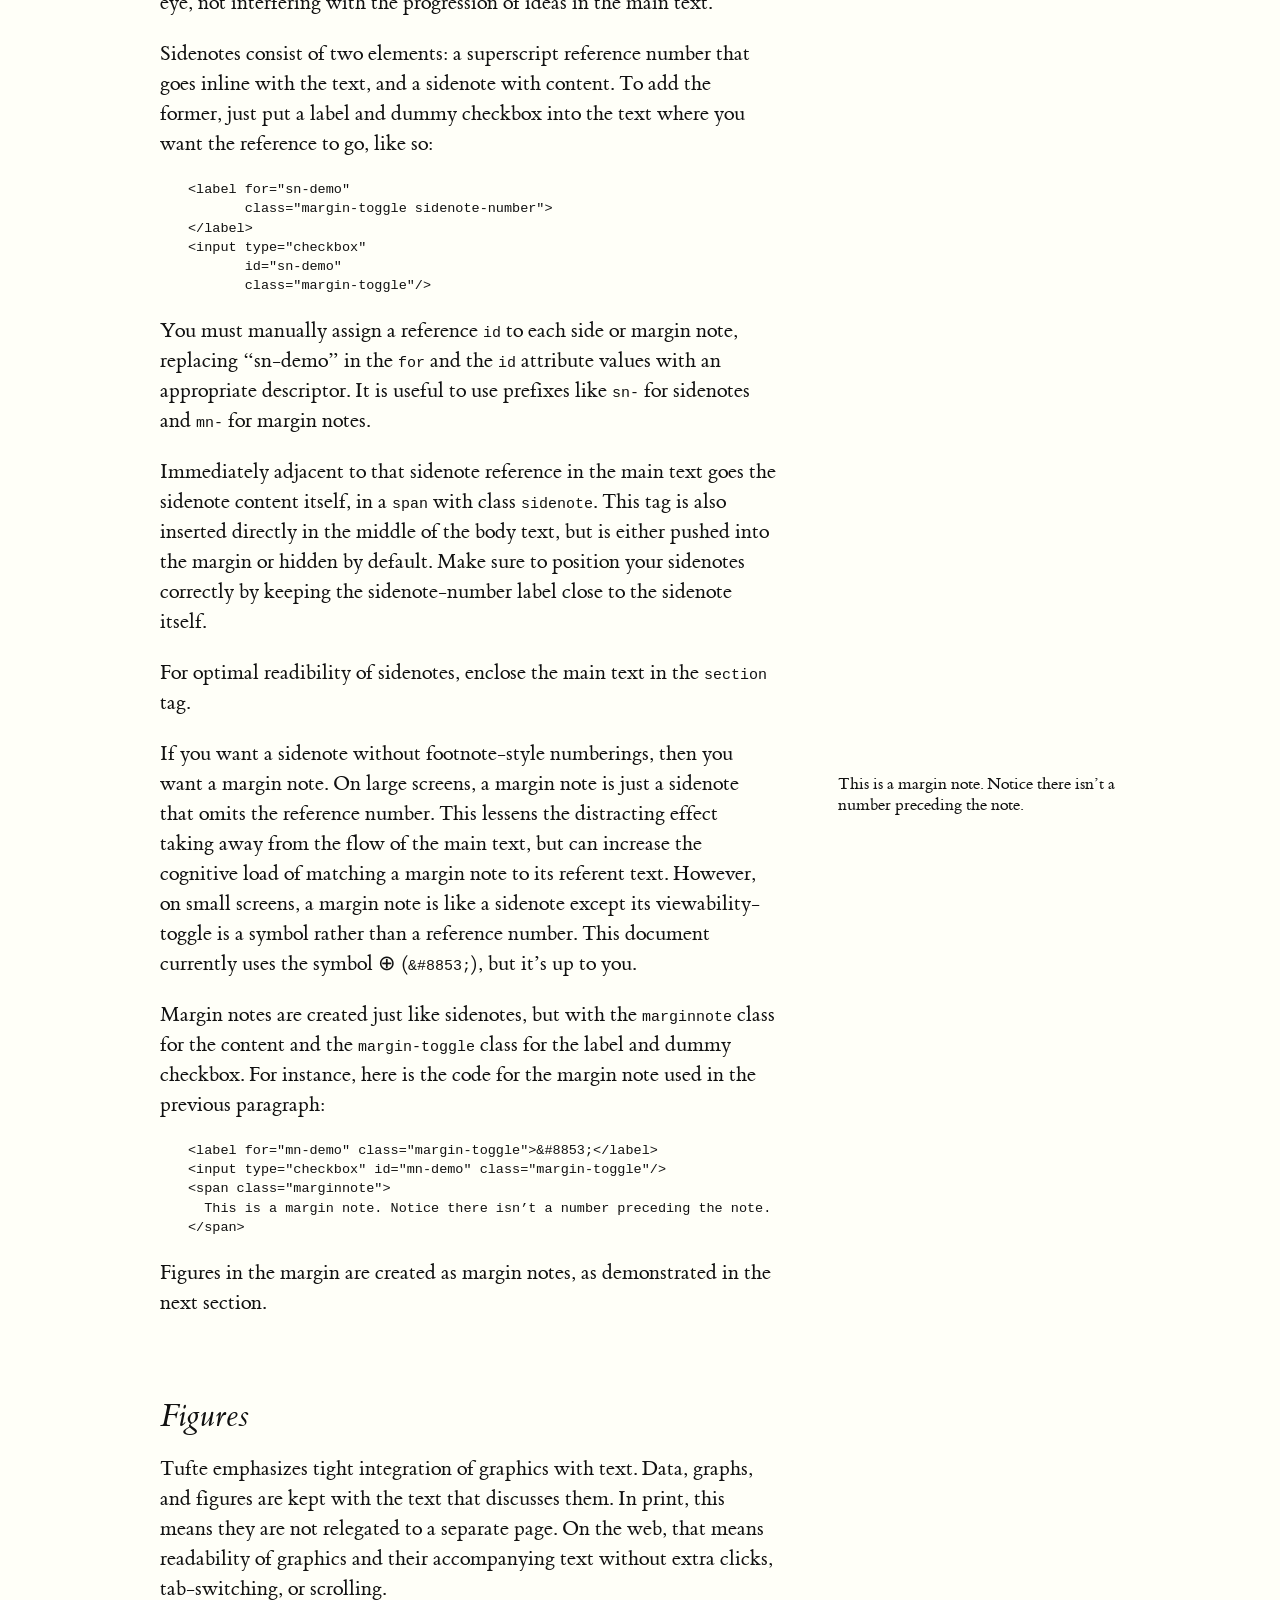
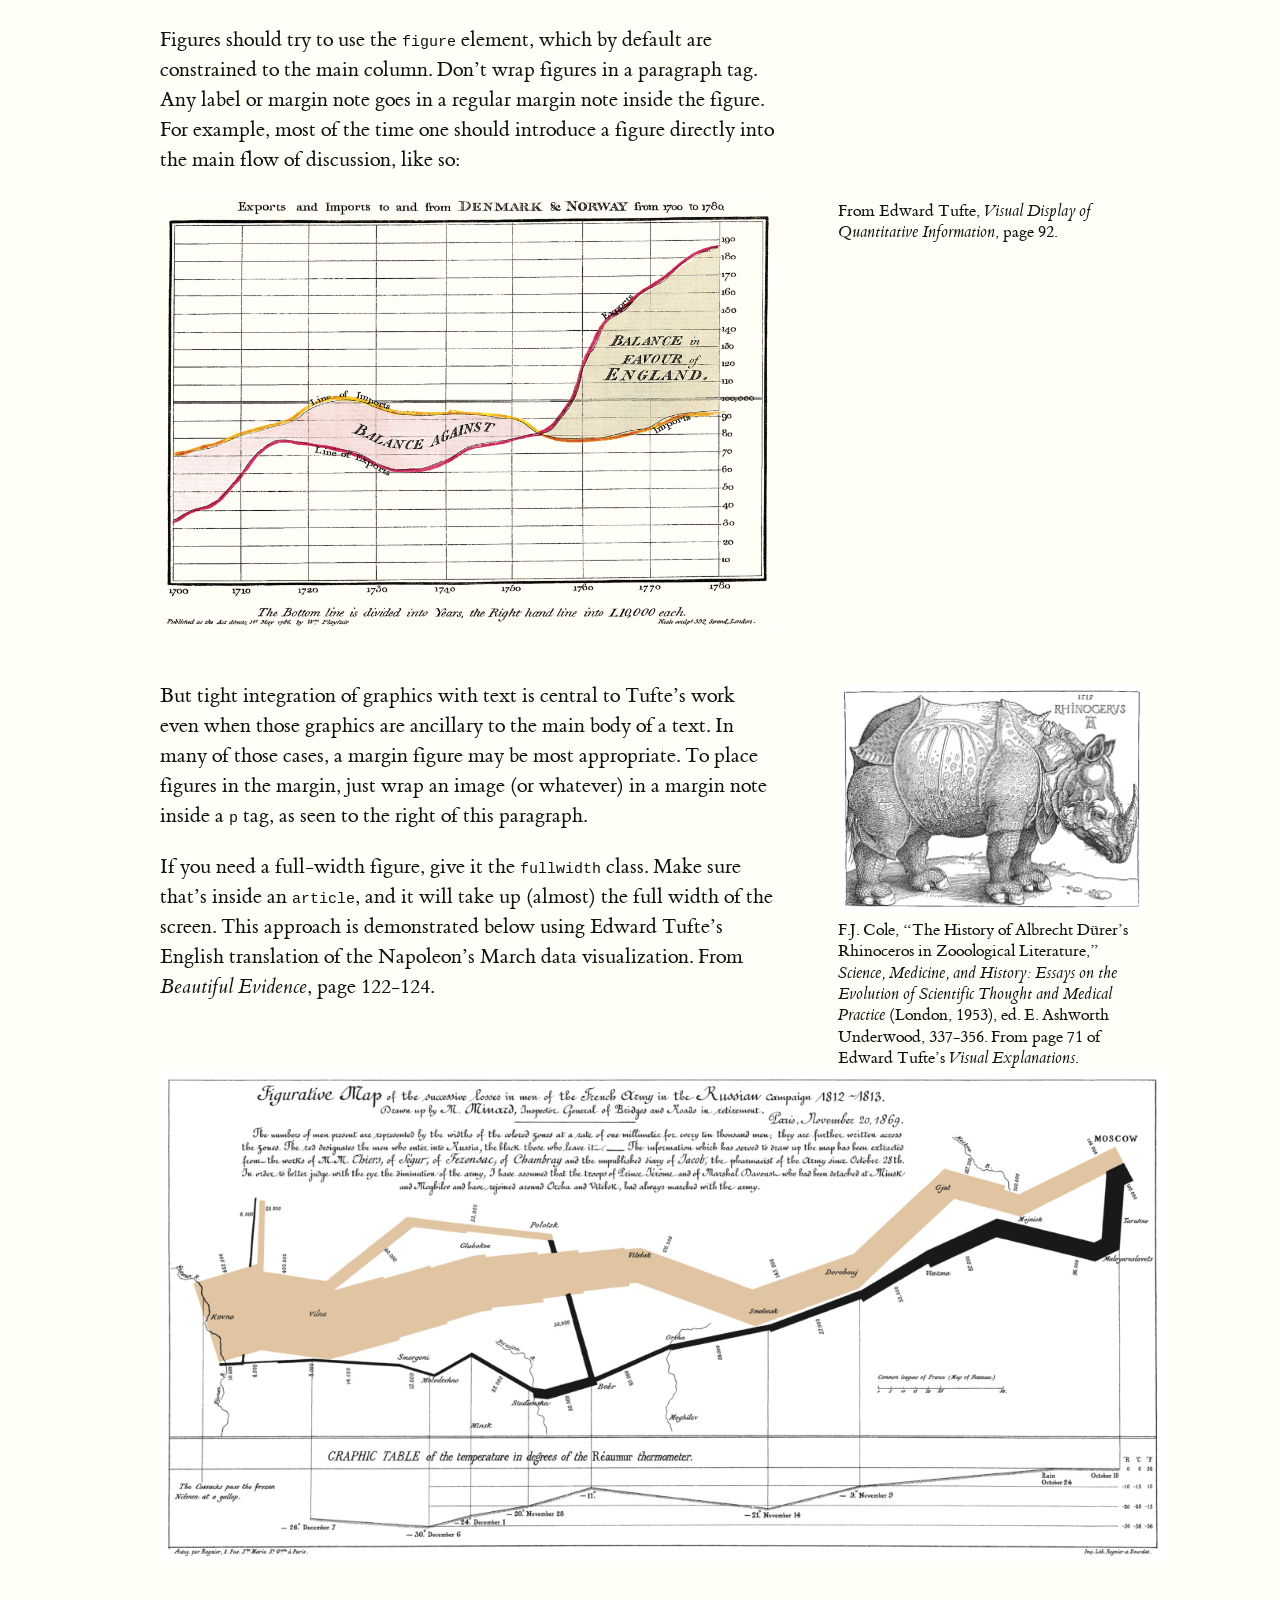
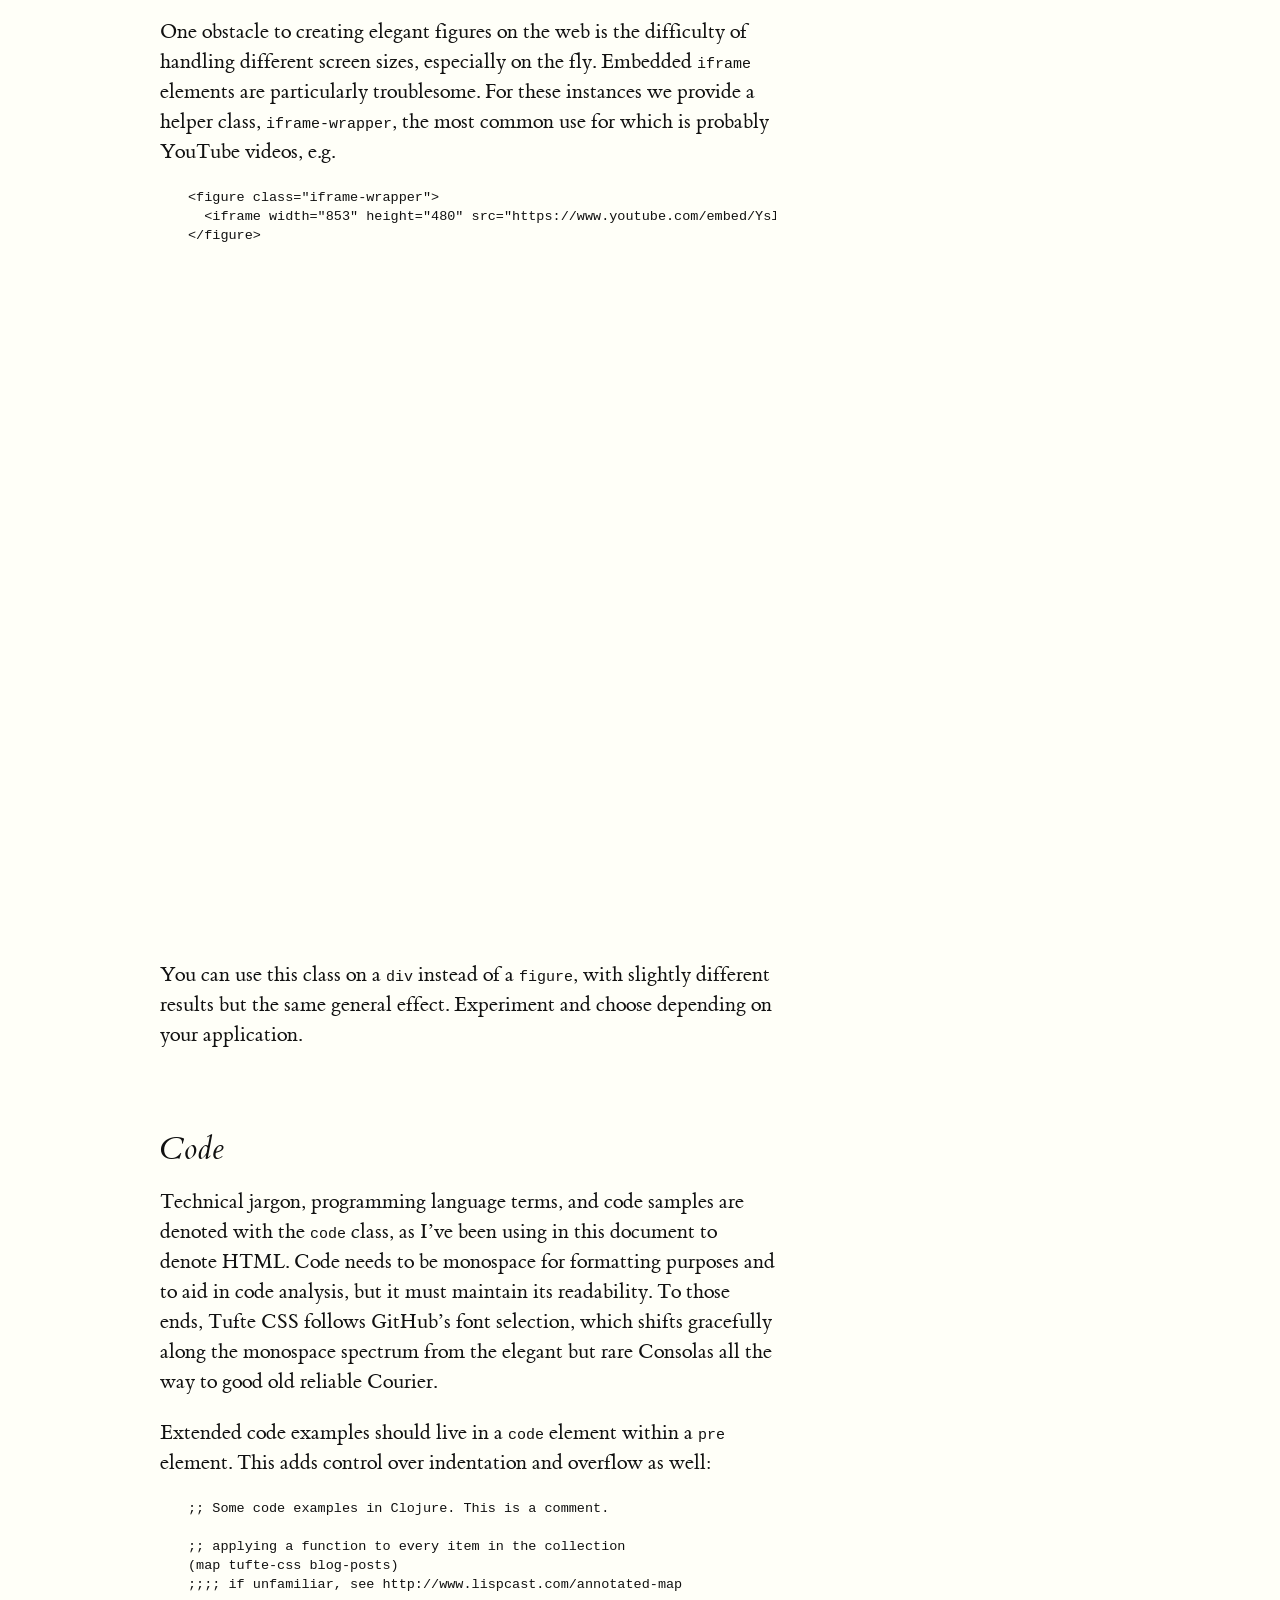
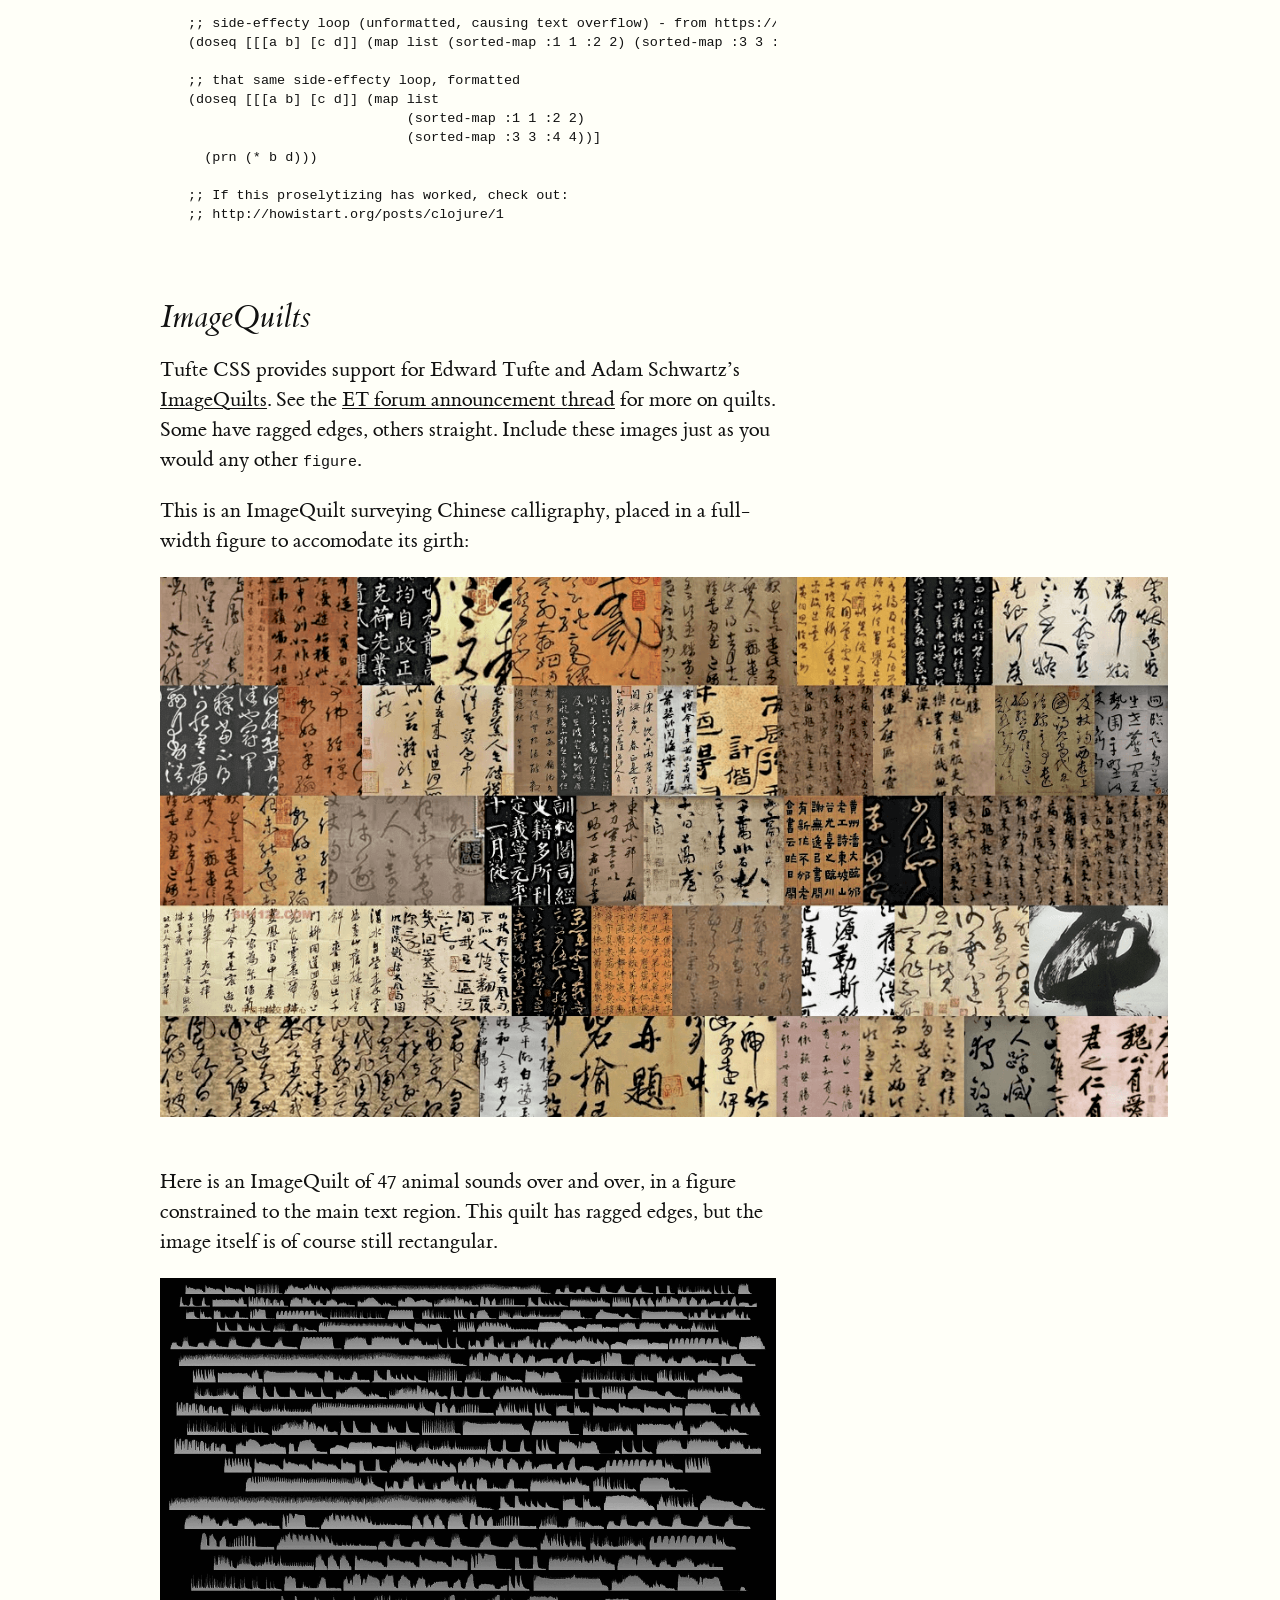
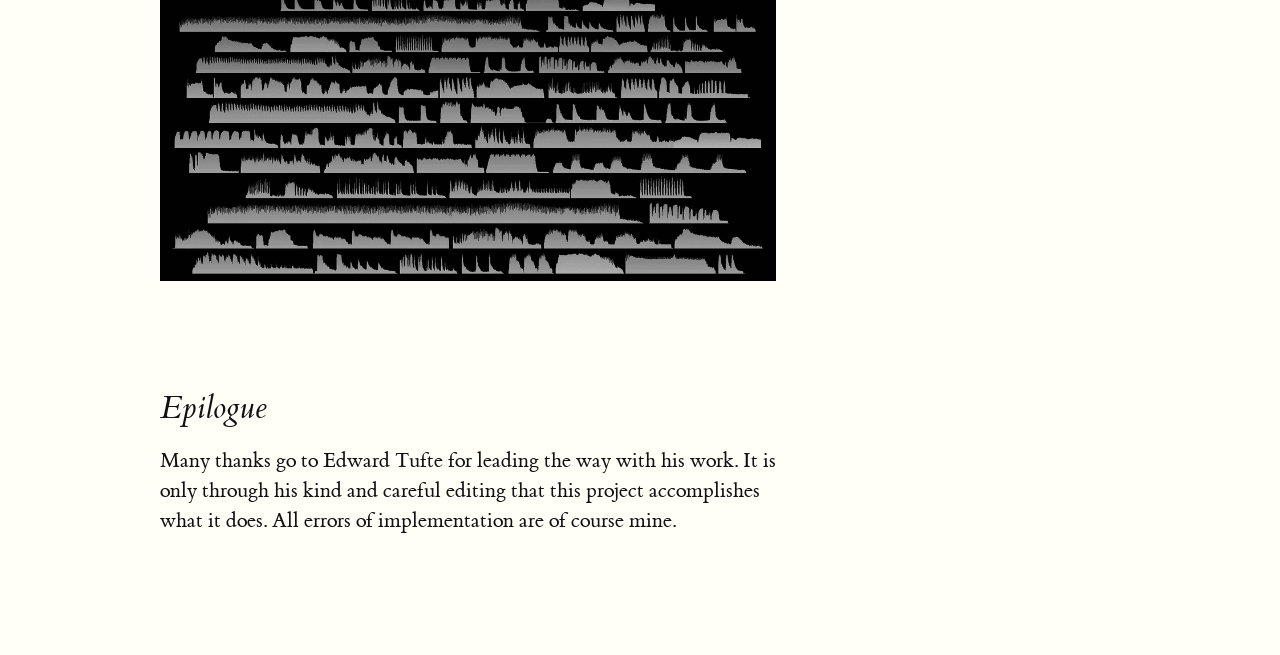
<file: css/tufte/index.html>
<!DOCTYPE html>
<html lang="en">
  <head>
    <meta charset="utf-8"/>
    <title>Tufte CSS</title>
    <link rel="stylesheet" href="tufte.css"/>
    <meta name="viewport" content="width=device-width, initial-scale=1">
  </head>

  <body>
    <article>
      <h1 id="tufte-css">Tufte CSS</h1>
      <p class="subtitle">Dave Liepmann</p>
      <section>
        <p>Tufte CSS provides tools to style web articles using the ideas demonstrated by Edward Tufte’s books and handouts. Tufte’s style is known for its simplicity, extensive use of sidenotes, tight integration of graphics with text, and carefully chosen typography.</p>
        <p>Tufte CSS was created by <a href="http://www.daveliepmann.com">Dave Liepmann</a> and is now an Edward Tufte project. The original idea was cribbed from <a href="https://tufte-latex.github.io/tufte-latex/">Tufte-LaTeX</a> and <a href="http://rmarkdown.rstudio.com/tufte_handout_format.html">R Markdown’s Tufte Handout format</a>. We give hearty thanks to all the people who have contributed to those projects.</p>
        <p>If you see anything that Tufte CSS could improve, we welcome your contribution in the form of an issue or pull request on the GitHub project: <a href="https://github.com/edwardtufte/tufte-css">tufte-css</a>. Please note the <a href="https://github.com/edwardtufte/tufte-css#contributing">contribution guidelines</a>.</p>
        <p>Finally, a reminder about the goal of this project. The web is not print. Webpages are not books. Therefore, the goal of Tufte CSS is not to say “websites should look like this interpretation of Tufte’s books” but rather “here are some techniques Tufte developed that we’ve found useful in print; maybe you can find a way to make them useful on the web”. Tufte CSS is merely a sketch of one way to implement this particular set of ideas. It should be a starting point, not a design goal, because any project should present their information as best suits their particular circumstances.</p>
      </section>

      <section>
        <h2 id="getting-started">Getting Started</h2>
        <p>To use Tufte CSS, copy <code>tufte.css</code> and the <code>et-book</code> directory of font files to your project directory, then add the following to your HTML document’s <code>head</code> block:</p>

        <pre><code>&lt;link rel="stylesheet" href="tufte.css"/&gt;</code></pre>

        <p>Now you just have to use the provided CSS rules, and the Tufte CSS conventions described in this document. For best results, View Source and Inspect Element frequently.</p>
      </section>

      <section>
        <h2 id="fundamentals">Fundamentals</h2>
        <h3 id="fundamentals--sections-and-headers">Sections and Headings</h3>
        <p>Organize your document with an <code>article</code> element inside your <code>body</code> tag. Inside that, use <code>section</code> tags around each logical grouping of text and headings.</p>
        <p>Tufte CSS uses <code>h1</code> for the document title, <code>p</code> with class <code>subtitle</code> for the document subtitle, <code>h2</code> for section headings, and <code>h3</code> for low-level headings. More specific headings are not supported. If you feel the urge to reach for a heading of level 4 or greater, consider redesigning your document:</p>
        <blockquote cite="http://www.edwardtufte.com/bboard/q-and-a-fetch-msg?msg_id=0000hB">
          <p>[It is] notable that the Feynman lectures (3 volumes) write about all of physics in 1800 pages, using only 2 levels of hierarchical headings: chapters and A-level heads in the text. It also uses the methodology of <em>sentences</em> which then cumulate sequentially into <em>paragraphs</em>, rather than the grunts of bullet points. Undergraduate Caltech physics is very complicated material, but it didn’t require an elaborate hierarchy to organize.</p>
          <footer><a href="http://www.edwardtufte.com/bboard/q-and-a-fetch-msg?msg_id=0000hB">Edward Tufte, forum post, ‘Book design: advice and examples’ thread</a></footer>
        </blockquote>
        <p>As a bonus, this excerpt regarding the use of headings provides an example of block quotes. In Tufte CSS they are just lightly styled, semantically correct HTML using <code>blockquote</code> and <code>footer</code> elements. See page 20 of <a href="https://www.edwardtufte.com/tufte/books_vdqi">The Visual Display of Quantitative Information</a> for an example in print.</p>
        <p><span class="newthought">In his later books<label for="sn-in-his-later-books" class="margin-toggle sidenote-number"></label></span><input type="checkbox" id="sn-in-his-later-books" class="margin-toggle"/><span class="sidenote"><a href="http://www.edwardtufte.com/tufte/books_be"><em>Beautiful Evidence</em></a></span>, Tufte starts each section with a bit of vertical space, a non-indented paragraph, and the first few words of the sentence set in small caps. For this we use a span with the class <code>newthought</code>, as demonstrated at the beginning of this paragraph. Vertical spacing is accomplished separately through <code>&lt;section&gt;</code> tags. Be consistent: though we do so in this paragraph for the purpose of demonstration, do not alternate use of header elements and the <code>newthought</code> technique. Pick one approach and stick to it.</p>

        <h3 id="fundamentals--text">Text</h3>
        <p>Although paper handouts obviously have a pure white background, the web is better served by the use of slightly off-white and off-black colors. Tufte CSS uses <code>#fffff8</code> and <code>#111111</code> because they are nearly indistinguishable from their ‘pure’ cousins, but dial down the harsh contrast. We stick to the greyscale for text, reserving color for specific, careful use in figures and images.</p>
        <p>In print, Tufte has used the proprietary Monotype Bembo<label for="sn-proprietary-monotype-bembo" class="margin-toggle sidenote-number"></label><input type="checkbox" id="sn-proprietary-monotype-bembo" class="margin-toggle"/><span class="sidenote">See Tufte’s comment in the <a href="http://www.edwardtufte.com/bboard/q-and-a-fetch-msg?msg_id=0000Vt">Tufte book fonts</a> thread.</span> font. A similar effect is achieved in digital formats with the now open-source <a href="https://github.com/edwardtufte/et-book">ETBook</a>, which Tufte CSS supplies with a <code>@font-face</code> reference to a .ttf file. In case ETBook somehow doesn’t work, Tufte CSS shifts gracefully to other serif fonts like Palatino and Georgia.</p>
        <p>Also notice how Tufte CSS includes separate font files for bold (strong) and italic (emphasis), instead of relying on the browser to mechanically transform the text. This is typographic best practice.</p>
        <p class="sans">If you prefer sans-serifs, use the <code>sans</code> class. It relies on Gill Sans, Tufte’s sans-serif font of choice.</p>
        <p>Links in Tufte CSS match the body text in color and do not change on mouseover or when clicked. Here is a <a href="#">dummy example</a> that goes nowhere. These links are underlined, since this is the most widely recognized indicator of clickable text. <label for="mn-blue-links" class="margin-toggle">&#8853;</label><input type="checkbox" id="mn-blue-links" class="margin-toggle"/><span class="marginnote">Blue text, while also a widely recognizable clickable-text indicator, is crass and distracting. Luckily, it is also rendered unnecessary by the use of underlining.</span>
        <p>As always, these design choices are merely one approach that Tufte CSS provides by default. Other approaches can also be made to work. The goal is to make sentences readable without interference from links, as well as to make links immediately identifiable even by casual web users.</p>
      </section>

      <section>
        <h2 id="epigraphs">Epigraphs</h2>
        <div class="epigraph">
          <blockquote>
            <p>The English language . . . becomes ugly and inaccurate because our thoughts are foolish, but the slovenliness of our language makes it easier for us to have foolish thoughts.</p>
            <footer>George Orwell, “Politics and the English Language”</footer>
          </blockquote>
          <blockquote>
            <p>For a successful technology, reality must take precedence over public relations, for Nature cannot be fooled.</p>
            <footer>Richard P. Feynman, <cite>“What Do You Care What Other People Think?”</cite></footer>
          </blockquote>
          <blockquote>I do not paint things, I paint only the differences between things.<footer>Henri Matisse, <cite>Henri Matisse Dessins: thèmes et variations</cite> (Paris, 1943), 37</footer></blockquote>
        </div>
        <p>If you’d like to introduce your page or a section of your page with some quotes, use epigraphs. Modeled after chapter epigraphs in Tufte’s books (particularly <em>Beautiful Evidence</em>), these are <code>blockquote</code> elements with a bit of specialized styling. Quoted text is italicized. The source goes in a <code>footer</code> element inside the <code>blockquote</code>. We have provided three examples in the epigraph of this section, demonstrating shorter and longer quotes, with and without a paragraph tag, and showing how multiple quotes within an epigraph fit together with the use of a wrapper class.</p>
      </section>

      <section>
        <h2 id="sidenotes">Sidenotes: Footnotes and Marginal Notes</h2>
        <p>One of the most distinctive features of Tufte’s style is his extensive use of sidenotes.<label for="sn-extensive-use-of-sidenotes" class="margin-toggle sidenote-number"></label><input type="checkbox" id="sn-extensive-use-of-sidenotes" class="margin-toggle"/><span class="sidenote">This is a sidenote.</span> Sidenotes are like footnotes, except they don’t force the reader to jump their eye to the bottom of the page, but instead display off to the side in the margin. Perhaps you have noticed their use in this document already. You are very astute.</p>
        <p>Sidenotes are a great example of the web not being like print. On sufficiently large viewports, Tufte CSS uses the margin for sidenotes, margin notes, and small figures. On smaller viewports, elements that would go in the margin are hidden until the user toggles them into view. The goal is to present related but not necessary information such as asides or citations <em>as close as possible</em> to the text that references them. At the same time, this secondary information should stay out of the way of the eye, not interfering with the progression of ideas in the main text.</p>
        <p>Sidenotes consist of two elements: a superscript reference number that goes inline with the text, and a sidenote with content. To add the former, just put a label and dummy checkbox into the text where you want the reference to go, like so:</p>
        <pre><code>&lt;label for="sn-demo"
       class="margin-toggle sidenote-number"&gt;
&lt;/label&gt;
&lt;input type="checkbox"
       id="sn-demo"
       class="margin-toggle"/&gt;</code></pre>
        <p>You must manually assign a reference <code>id</code> to each side or margin note, replacing “sn-demo” in the <code>for</code> and the <code>id</code> attribute values with an appropriate descriptor. It is useful to use prefixes like <code>sn-</code> for sidenotes and <code>mn-</code> for margin notes.</p>
        <p>Immediately adjacent to that sidenote reference in the main text goes the sidenote content itself, in a <code>span</code> with class <code>sidenote</code>. This tag is also inserted directly in the middle of the body text, but is either pushed into the margin or hidden by default. Make sure to position your sidenotes correctly by keeping the sidenote-number label close to the sidenote itself.</p>
        <p>For optimal readibility of sidenotes, enclose the main text in the <code>section</code> tag.</p>
        <p>If you want a sidenote without footnote-style numberings, then you want a margin note.
          <label for="mn-demo" class="margin-toggle">&#8853;</label>
          <input type="checkbox" id="mn-demo" class="margin-toggle"/>
          <span class="marginnote">
            This is a margin note. Notice there isn’t a number preceding the note.
          </span> On large screens, a margin note is just a sidenote that omits the reference number. This lessens the distracting effect taking away from the flow of the main text, but can increase the cognitive load of matching a margin note to its referent text. However, on small screens, a margin note is like a sidenote except its viewability-toggle is a symbol rather than a reference number. This document currently uses the symbol &#8853; (<code>&amp;#8853;</code>), but it’s up to you.</p>
        <p>Margin notes are created just like sidenotes, but with the <code>marginnote</code> class for the content and the <code>margin-toggle</code> class for the label and dummy checkbox. For instance, here is the code for the margin note used in the previous paragraph:</p>
        <pre><code>&lt;label for="mn-demo" class="margin-toggle"&gt;&amp;#8853;&lt;/label&gt;
&lt;input type="checkbox" id="mn-demo" class="margin-toggle"/&gt;
&lt;span class="marginnote"&gt;
  This is a margin note. Notice there isn’t a number preceding the note.
&lt;/span&gt;</code></pre>
        <p>Figures in the margin are created as margin notes, as demonstrated in the next section.</p>
      </section>

      <section>
        <h2 id="figures">Figures</h2>
        <p>Tufte emphasizes tight integration of graphics with text. Data, graphs, and figures are kept with the text that discusses them. In print, this means they are not relegated to a separate page. On the web, that means readability of graphics and their accompanying text without extra clicks, tab-switching, or scrolling.</p>
        <p>Figures should try to use the <code>figure</code> element, which by default are constrained to the main column. Don’t wrap figures in a paragraph tag. Any label or margin note goes in a regular margin note inside the figure. For example, most of the time one should introduce a figure directly into the main flow of discussion, like so:</p>
        <figure>
          <label for="mn-exports-imports" class="margin-toggle">&#8853;</label><input type="checkbox" id="mn-exports-imports" class="margin-toggle"/><span class="marginnote">From Edward Tufte, <em>Visual Display of Quantitative Information</em>, page 92.</span>
          <img src="img/exports-imports.png" alt="Exports and Imports to and from Denmark & Norway from 1700 to 1780" />
        </figure>

        <p><label for="mn-figure-1" class="margin-toggle">&#8853;</label><input type="checkbox" id="mn-figure-1" class="margin-toggle"/><span class="marginnote"><img src="img/rhino.png" alt="Image of a Rhinoceros"/>F.J. Cole, “The History of Albrecht Dürer’s Rhinoceros in Zooological Literature,” <em>Science, Medicine, and History: Essays on the Evolution of Scientific Thought and Medical Practice</em> (London, 1953), ed. E. Ashworth Underwood, 337-356. From page 71 of Edward Tufte’s <em>Visual Explanations</em>.</span> But tight integration of graphics with text is central to Tufte’s work even when those graphics are ancillary to the main body of a text. In many of those cases, a margin figure may be most appropriate. To place figures in the margin, just wrap an image (or whatever) in a margin note inside a <code>p</code> tag, as seen to the right of this paragraph.</p>
        <p>If you need a full-width figure, give it the <code>fullwidth</code> class. Make sure that’s inside an <code>article</code>, and it will take up (almost) the full width of the screen. This approach is demonstrated below using Edward Tufte’s English translation of the Napoleon’s March data visualization. From <em>Beautiful Evidence</em>, page 122-124.</p>
        <figure class="fullwidth">
          <img src="img/napoleons-march.png" alt="Figurative map of the successive losses of the French Army in the Russian campaign, 1812-1813" />
        </figure>
        <p>One obstacle to creating elegant figures on the web is the difficulty of handling different screen sizes, especially on the fly. Embedded <code>iframe</code> elements are particularly troublesome. For these instances we provide a helper class, <code>iframe-wrapper</code>, the most common use for which is probably YouTube videos, e.g.</p>
        <pre><code>&lt;figure class="iframe-wrapper"&gt;
  &lt;iframe width="853" height="480" src="https://www.youtube.com/embed/YslQ2625TR4" frameborder="0" allowfullscreen&gt;&lt;/iframe&gt;
&lt;/figure&gt;</code></pre>
        <figure class="iframe-wrapper">
          <iframe width="853" height="480" src="https://www.youtube.com/embed/YslQ2625TR4" frameborder="0" allowfullscreen></iframe>
        </figure>
        <p>You can use this class on a <code>div</code> instead of a <code>figure</code>, with slightly different results but the same general effect. Experiment and choose depending on your application.</p>
      </section>

      <section>
        <h2 id="code">Code</h2>
        <p>Technical jargon, programming language terms, and code samples are denoted with the <code>code</code> class, as I’ve been using in this document to denote HTML. Code needs to be monospace for formatting purposes and to aid in code analysis, but it must maintain its readability. To those ends, Tufte CSS follows GitHub’s font selection, which shifts gracefully along the monospace spectrum from the elegant but rare Consolas all the way to good old reliable Courier.</p>
        <p>Extended code examples should live in a <code>code</code> element within a <code>pre</code> element. This adds control over indentation and overflow as well:</p>
        <pre><code>;; Some code examples in Clojure. This is a comment.

;; applying a function to every item in the collection
(map tufte-css blog-posts)
;;;; if unfamiliar, see http://www.lispcast.com/annotated-map

;; side-effecty loop (unformatted, causing text overflow) - from https://clojuredocs.org/clojure.core/doseq
(doseq [[[a b] [c d]] (map list (sorted-map :1 1 :2 2) (sorted-map :3 3 :4 4))] (prn (* b d)))

;; that same side-effecty loop, formatted
(doseq [[[a b] [c d]] (map list
                           (sorted-map :1 1 :2 2)
                           (sorted-map :3 3 :4 4))]
  (prn (* b d)))

;; If this proselytizing has worked, check out:
;; http://howistart.org/posts/clojure/1</code></pre>
      </section>

      <section>
        <h2 id="imagequilts">ImageQuilts</h2>
        <p>Tufte CSS provides support for Edward Tufte and Adam Schwartz’s <a href="http://imagequilts.com/">ImageQuilts</a>. See the <a href="http://www.edwardtufte.com/bboard/q-and-a-fetch-msg?msg_id=0003wk">ET forum announcement thread</a> for more on quilts. Some have ragged edges, others straight. Include these images just as you would any other <code>figure</code>.</p>
        <p>This is an ImageQuilt surveying Chinese calligraphy, placed in a full-width figure to accomodate its girth:</p>
        <figure class="fullwidth"><img src="img/imagequilt-chinese-calligraphy.png" alt="Image of Chinese Calligraphy"/></figure>
        <p>Here is an ImageQuilt of 47 animal sounds over and over, in a figure constrained to the main text region. This quilt has ragged edges, but the image itself is of course still rectangular.</p>
        <figure><img src="img/imagequilt-animal-sounds.png" alt="Image of animal sounds"/></figure>
      </section>

      <section>
        <h2 id="epilogue">Epilogue</h2>
        <p>Many thanks go to Edward Tufte for leading the way with his work. It is only through his kind and careful editing that this project accomplishes what it does. All errors of implementation are of course mine.</p>
      </section>
    </article>
  </body>
</html>
</file>
<file: css/tufte/tufte.css>
@charset "UTF-8";

/* Import ET Book styles
   adapted from https://github.com/edwardtufte/et-book/blob/gh-pages/et-book.css */

@font-face {
    font-family: "et-book";
    src: url("et-book/et-book-roman-line-figures/et-book-roman-line-figures.eot");
    src: url("et-book/et-book-roman-line-figures/et-book-roman-line-figures.eot?#iefix") format("embedded-opentype"), url("et-book/et-book-roman-line-figures/et-book-roman-line-figures.woff") format("woff"), url("et-book/et-book-roman-line-figures/et-book-roman-line-figures.ttf") format("truetype"), url("et-book/et-book-roman-line-figures/et-book-roman-line-figures.svg#etbookromanosf") format("svg");
    font-weight: normal;
    font-style: normal;
    font-display: swap;
}

@font-face {
    font-family: "et-book";
    src: url("et-book/et-book-display-italic-old-style-figures/et-book-display-italic-old-style-figures.eot");
    src: url("et-book/et-book-display-italic-old-style-figures/et-book-display-italic-old-style-figures.eot?#iefix") format("embedded-opentype"), url("et-book/et-book-display-italic-old-style-figures/et-book-display-italic-old-style-figures.woff") format("woff"), url("et-book/et-book-display-italic-old-style-figures/et-book-display-italic-old-style-figures.ttf") format("truetype"), url("et-book/et-book-display-italic-old-style-figures/et-book-display-italic-old-style-figures.svg#etbookromanosf") format("svg");
    font-weight: normal;
    font-style: italic;
    font-display: swap;
}

@font-face {
    font-family: "et-book";
    src: url("et-book/et-book-bold-line-figures/et-book-bold-line-figures.eot");
    src: url("et-book/et-book-bold-line-figures/et-book-bold-line-figures.eot?#iefix") format("embedded-opentype"), url("et-book/et-book-bold-line-figures/et-book-bold-line-figures.woff") format("woff"), url("et-book/et-book-bold-line-figures/et-book-bold-line-figures.ttf") format("truetype"), url("et-book/et-book-bold-line-figures/et-book-bold-line-figures.svg#etbookromanosf") format("svg");
    font-weight: bold;
    font-style: normal;
    font-display: swap;
}

@font-face {
    font-family: "et-book-roman-old-style";
    src: url("et-book/et-book-roman-old-style-figures/et-book-roman-old-style-figures.eot");
    src: url("et-book/et-book-roman-old-style-figures/et-book-roman-old-style-figures.eot?#iefix") format("embedded-opentype"), url("et-book/et-book-roman-old-style-figures/et-book-roman-old-style-figures.woff") format("woff"), url("et-book/et-book-roman-old-style-figures/et-book-roman-old-style-figures.ttf") format("truetype"), url("et-book/et-book-roman-old-style-figures/et-book-roman-old-style-figures.svg#etbookromanosf") format("svg");
    font-weight: normal;
    font-style: normal;
    font-display: swap;
}

/* Tufte CSS styles */
html {
    font-size: 15px;
}

body {
    width: 87.5%;
    margin-left: auto;
    margin-right: auto;
    padding-left: 12.5%;
    font-family: et-book, Palatino, "Palatino Linotype", "Palatino LT STD", "Book Antiqua", Georgia, serif;
    background-color: #fffff8;
    color: #111;
    max-width: 1400px;
    counter-reset: sidenote-counter;
}

/* Adds dark mode */
@media (prefers-color-scheme: dark) {
    body {
        background-color: #151515;
        color: #ddd;
    }
}

h1 {
    font-weight: 400;
    margin-top: 4rem;
    margin-bottom: 1.5rem;
    font-size: 3.2rem;
    line-height: 1;
}

h2 {
    font-style: italic;
    font-weight: 400;
    margin-top: 2.1rem;
    margin-bottom: 1.4rem;
    font-size: 2.2rem;
    line-height: 1;
}

h3 {
    font-style: italic;
    font-weight: 400;
    font-size: 1.7rem;
    margin-top: 2rem;
    margin-bottom: 1.4rem;
    line-height: 1;
}

hr {
    display: block;
    height: 1px;
    width: 55%;
    border: 0;
    border-top: 1px solid #ccc;
    margin: 1em 0;
    padding: 0;
}

p.subtitle {
    font-style: italic;
    margin-top: 1rem;
    margin-bottom: 1rem;
    font-size: 1.8rem;
    display: block;
    line-height: 1;
}

.numeral {
    font-family: et-book-roman-old-style;
}

.danger {
    color: red;
}

article {
    padding: 5rem 0rem;
}

section {
    padding-top: 1rem;
    padding-bottom: 1rem;
}

p,
dl,
ol,
ul {
    font-size: 1.4rem;
    line-height: 2rem;
}

p {
    margin-top: 1.4rem;
    margin-bottom: 1.4rem;
    padding-right: 0;
    vertical-align: baseline;
}

/* Chapter Epigraphs */
div.epigraph {
    margin: 5em 0;
}

div.epigraph > blockquote {
    margin-top: 3em;
    margin-bottom: 3em;
}

div.epigraph > blockquote,
div.epigraph > blockquote > p {
    font-style: italic;
}

div.epigraph > blockquote > footer {
    font-style: normal;
}

div.epigraph > blockquote > footer > cite {
    font-style: italic;
}
/* end chapter epigraphs styles */

blockquote {
    font-size: 1.4rem;
}

blockquote p {
    width: 55%;
    margin-right: 40px;
}

blockquote footer {
    width: 55%;
    font-size: 1.1rem;
    text-align: right;
}

section > p,
section > footer,
section > table {
    width: 55%;
}

/* 50 + 5 == 55, to be the same width as paragraph */
section > dl,
section > ol,
section > ul {
    width: 50%;
    -webkit-padding-start: 5%;
}

dt:not(:first-child),
li:not(:first-child) {
    margin-top: 0.25rem;
}

figure {
    padding: 0;
    border: 0;
    font-size: 100%;
    font: inherit;
    vertical-align: baseline;
    max-width: 55%;
    -webkit-margin-start: 0;
    -webkit-margin-end: 0;
    margin: 0 0 3em 0;
}

figcaption {
    float: right;
    clear: right;
    margin-top: 0;
    margin-bottom: 0;
    font-size: 1.1rem;
    line-height: 1.6;
    vertical-align: baseline;
    position: relative;
    max-width: 40%;
}

figure.fullwidth figcaption {
    margin-right: 24%;
}

a:link,
a:visited {
    color: inherit;
    text-underline-offset: 0.1em;
    text-decoration-thickness: 0.05em;
}

/* Sidenotes, margin notes, figures, captions */
img {
    max-width: 100%;
}

.sidenote,
.marginnote {
    float: right;
    clear: right;
    margin-right: -60%;
    width: 50%;
    margin-top: 0.3rem;
    margin-bottom: 0;
    font-size: 1.1rem;
    line-height: 1.3;
    vertical-align: baseline;
    position: relative;
}

.sidenote-number {
    counter-increment: sidenote-counter;
}

.sidenote-number:after,
.sidenote:before {
    font-family: et-book-roman-old-style;
    position: relative;
    vertical-align: baseline;
}

.sidenote-number:after {
    content: counter(sidenote-counter);
    font-size: 1rem;
    top: -0.5rem;
    left: 0.1rem;
}

.sidenote:before {
    content: counter(sidenote-counter) " ";
    font-size: 1rem;
    top: -0.5rem;
}

blockquote .sidenote,
blockquote .marginnote {
    margin-right: -82%;
    min-width: 59%;
    text-align: left;
}

div.fullwidth,
table.fullwidth {
    width: 100%;
}

div.table-wrapper {
    overflow-x: auto;
    font-family: "Trebuchet MS", "Gill Sans", "Gill Sans MT", sans-serif;
}

.sans {
    font-family: "Gill Sans", "Gill Sans MT", Calibri, sans-serif;
    letter-spacing: .03em;
}

code, pre > code {
    font-family: Consolas, "Liberation Mono", Menlo, Courier, monospace;
    font-size: 1.0rem;
    line-height: 1.42;
    -webkit-text-size-adjust: 100%; /* Prevent adjustments of font size after orientation changes in iOS. See https://github.com/edwardtufte/tufte-css/issues/81#issuecomment-261953409 */
}

.sans > code {
    font-size: 1.2rem;
}

h1 > code,
h2 > code,
h3 > code {
    font-size: 0.80em;
}

.marginnote > code,
.sidenote > code {
    font-size: 1rem;
}

pre > code {
    font-size: 0.9rem;
    width: 52.5%;
    margin-left: 2.5%;
    overflow-x: auto;
    display: block;
}

pre.fullwidth > code {
    width: 90%;
}

.fullwidth {
    max-width: 90%;
    clear:both;
}

span.newthought {
    font-variant: small-caps;
    font-size: 1.2em;
}

input.margin-toggle {
    display: none;
}

label.sidenote-number {
    display: inline-block;
    max-height: 2rem; /* should be less than or equal to paragraph line-height */
}

label.margin-toggle:not(.sidenote-number) {
    display: none;
}

.iframe-wrapper {
    position: relative;
    padding-bottom: 56.25%; /* 16:9 */
    padding-top: 25px;
    height: 0;
}

.iframe-wrapper iframe {
    position: absolute;
    top: 0;
    left: 0;
    width: 100%;
    height: 100%;
}

@media (max-width: 760px) {
    body {
        width: 84%;
        padding-left: 8%;
        padding-right: 8%;
    }

    hr,
    section > p,
    section > footer,
    section > table {
        width: 100%;
    }

    pre > code {
        width: 97%;
    }

    section > dl,
    section > ol,
    section > ul {
        width: 90%;
    }

    figure {
        max-width: 90%;
    }

    figcaption,
    figure.fullwidth figcaption {
        margin-right: 0%;
        max-width: none;
    }

    blockquote {
        margin-left: 1.5em;
        margin-right: 0em;
    }

    blockquote p,
    blockquote footer {
        width: 100%;
    }

    label.margin-toggle:not(.sidenote-number) {
        display: inline;
    }

    .sidenote,
    .marginnote {
        display: none;
    }

    .margin-toggle:checked + .sidenote,
    .margin-toggle:checked + .marginnote {
        display: block;
        float: left;
        left: 1rem;
        clear: both;
        width: 95%;
        margin: 1rem 2.5%;
        vertical-align: baseline;
        position: relative;
    }

    label {
        cursor: pointer;
    }

    div.table-wrapper,
    table {
        width: 85%;
    }

    img {
        width: 100%;
    }
}
</file>
<file: css/site.css>
/* Site-wide overrides applied on top of tufte.css.
   Loaded after tufte.css in every page <head>. */

@import url('https://fonts.googleapis.com/css2?family=Noto+Serif+SC:wght@400;700&display=swap');

/* English uses et-book; Chinese falls back to Noto Serif SC for a matching serif feel.
   font-size-adjust: from-font anchors the visual size to et-book's natural x-height,
   so CJK glyphs (which fill their em box) get scaled down to match Latin text. */
body {
    font-family: et-book, "Noto Serif SC", Palatino, "Palatino Linotype", "Palatino LT STD", "Book Antiqua", Georgia, serif;
    font-size-adjust: from-font;
}
</file>
<file: jichao-signature-demo/recipe.css>
/* This article keeps the site's Tufte type and paper, with room for code. */
body.signature-recipe {
    width: min(90%, 1080px);
    padding: 0;
    margin: 0 auto;
}
.signature-recipe article {
    padding: 3rem 0 5rem;
}
.signature-recipe h1 {
    max-width: 850px;
    line-height: 1.25;
    margin-top: 2rem;
}
.signature-recipe h2 {
    font-style: normal;
    line-height: 1.4;
}
.signature-recipe h3 {
    font-style: normal;
    line-height: 1.4;
}
.signature-recipe section > p,
.signature-recipe section > table,
.signature-recipe .article-nav,
.signature-recipe .reading-width {
    width: min(100%, 760px);
}
.signature-recipe p {
    line-height: 1.85;
}
.signature-recipe .meta,
.signature-recipe .article-nav {
    font-size: 1.05rem;
}
.signature-recipe .meta {
    color: #666;
}
.signature-recipe .article-nav ul {
    padding-left: 1.4rem;
    list-style-type: '❧ ';
    font-size: 1.15rem;
}
.signature-recipe pre {
    max-width: 850px;
    margin: 1.6rem 0;
    padding: 1rem 1.2rem;
    border: 1px solid #d6d6ce;
    overflow-x: auto;
    box-sizing: border-box;
}
.signature-recipe pre > code {
    width: 100%;
    margin: 0;
    overflow: visible;
    font-size: 0.94rem;
    line-height: 1.6;
}
.signature-recipe p code,
.signature-recipe td code {
    overflow-wrap: anywhere;
}
.signature-recipe .table-scroll {
    max-width: 850px;
    overflow-x: auto;
}
.signature-recipe table {
    width: 100%;
    border-collapse: collapse;
    font-size: 1.1rem;
    line-height: 1.7;
}
.signature-recipe th,
.signature-recipe td {
    padding: 0.65rem 0.8rem;
    text-align: left;
    vertical-align: top;
    border-bottom: 1px solid #d6d6ce;
}
.signature-recipe th {
    font-weight: normal;
    border-bottom: 2px solid currentColor;
}
.signature-recipe figure {
    max-width: 760px;
    margin: 2rem 0;
}
.signature-recipe figcaption {
    float: none;
    max-width: 100%;
    margin-top: 0.8rem;
}
.signature-recipe .pixel-gallery {
    display: grid;
    grid-template-columns: repeat(auto-fit, minmax(180px, 1fr));
    gap: 1.4rem;
    max-width: 760px;
    margin: 2rem 0;
}
.signature-recipe figure.pixel-option {
    margin: 0;
    min-width: 0;
    text-align: center;
}
.signature-recipe .pixel-stage {
    padding: 1.5rem 0;
    border: 1px solid #d6d6ce;
}
.signature-recipe .pixel-stage img {
    width: 96px;
    height: 96px;
}
.signature-recipe .pixel-ink {
    image-rendering: pixelated;
    filter: brightness(0);
    opacity: 0.9;
}
.signature-recipe .signature-size {
    margin-top: 0.8rem;
    font-size: 1rem;
    line-height: 1.8;
}
.signature-recipe .signature-size img {
    width: 12px;
    height: 12px;
    vertical-align: -1px;
}
.signature-recipe footer {
    margin-top: 3rem;
}
@media (max-width: 760px) {
    .signature-recipe h1 { font-size: 2.5rem; }
    .signature-recipe h2 { font-size: 1.9rem; }
    .signature-recipe p { font-size: 1.2rem; }
    .signature-recipe pre { padding: 0.8rem; }
    .signature-recipe th,
    .signature-recipe td { padding: 0.6rem; }
}
@media (prefers-color-scheme: dark) {
    .signature-recipe .meta { color: #aaa; }
    .signature-recipe pre,
    .signature-recipe td,
    .signature-recipe .pixel-stage { border-color: #444; }
    .signature-recipe .pixel-ink { filter: brightness(0) invert(1); }
}
</file>
